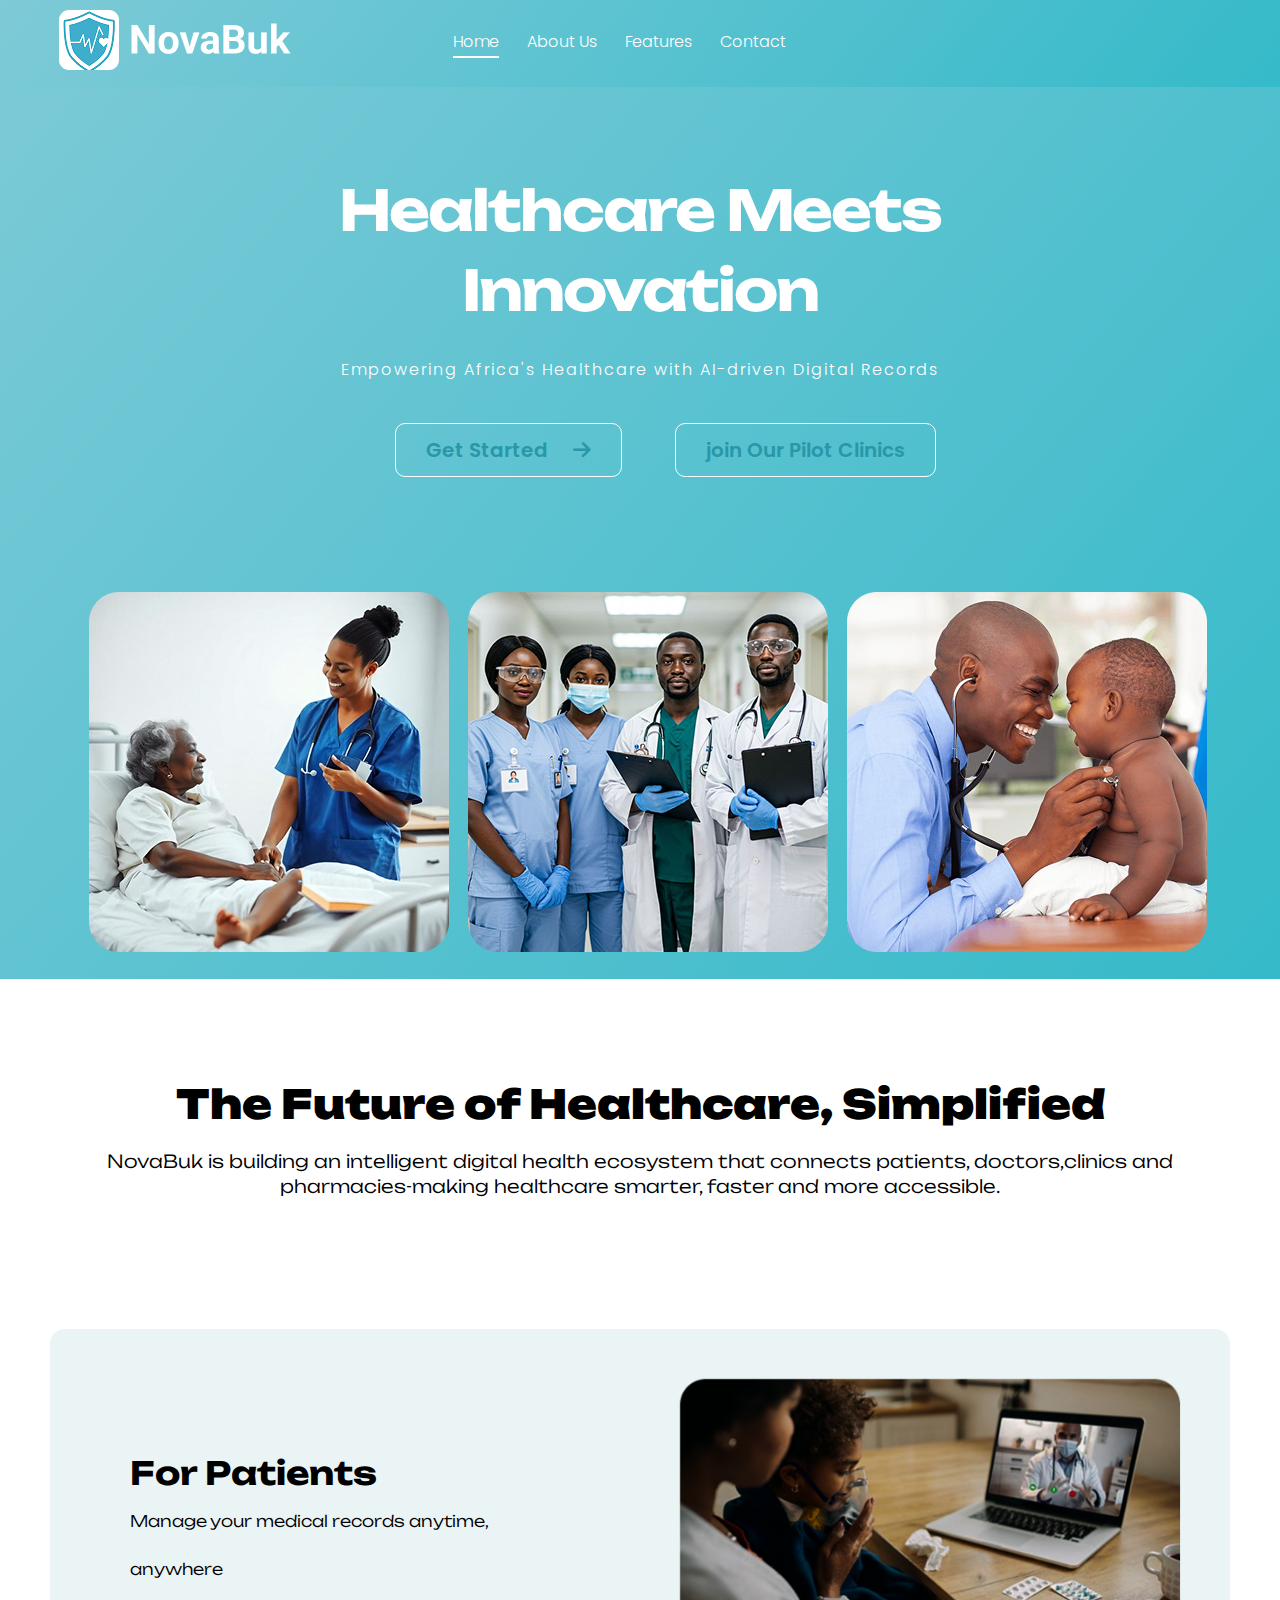
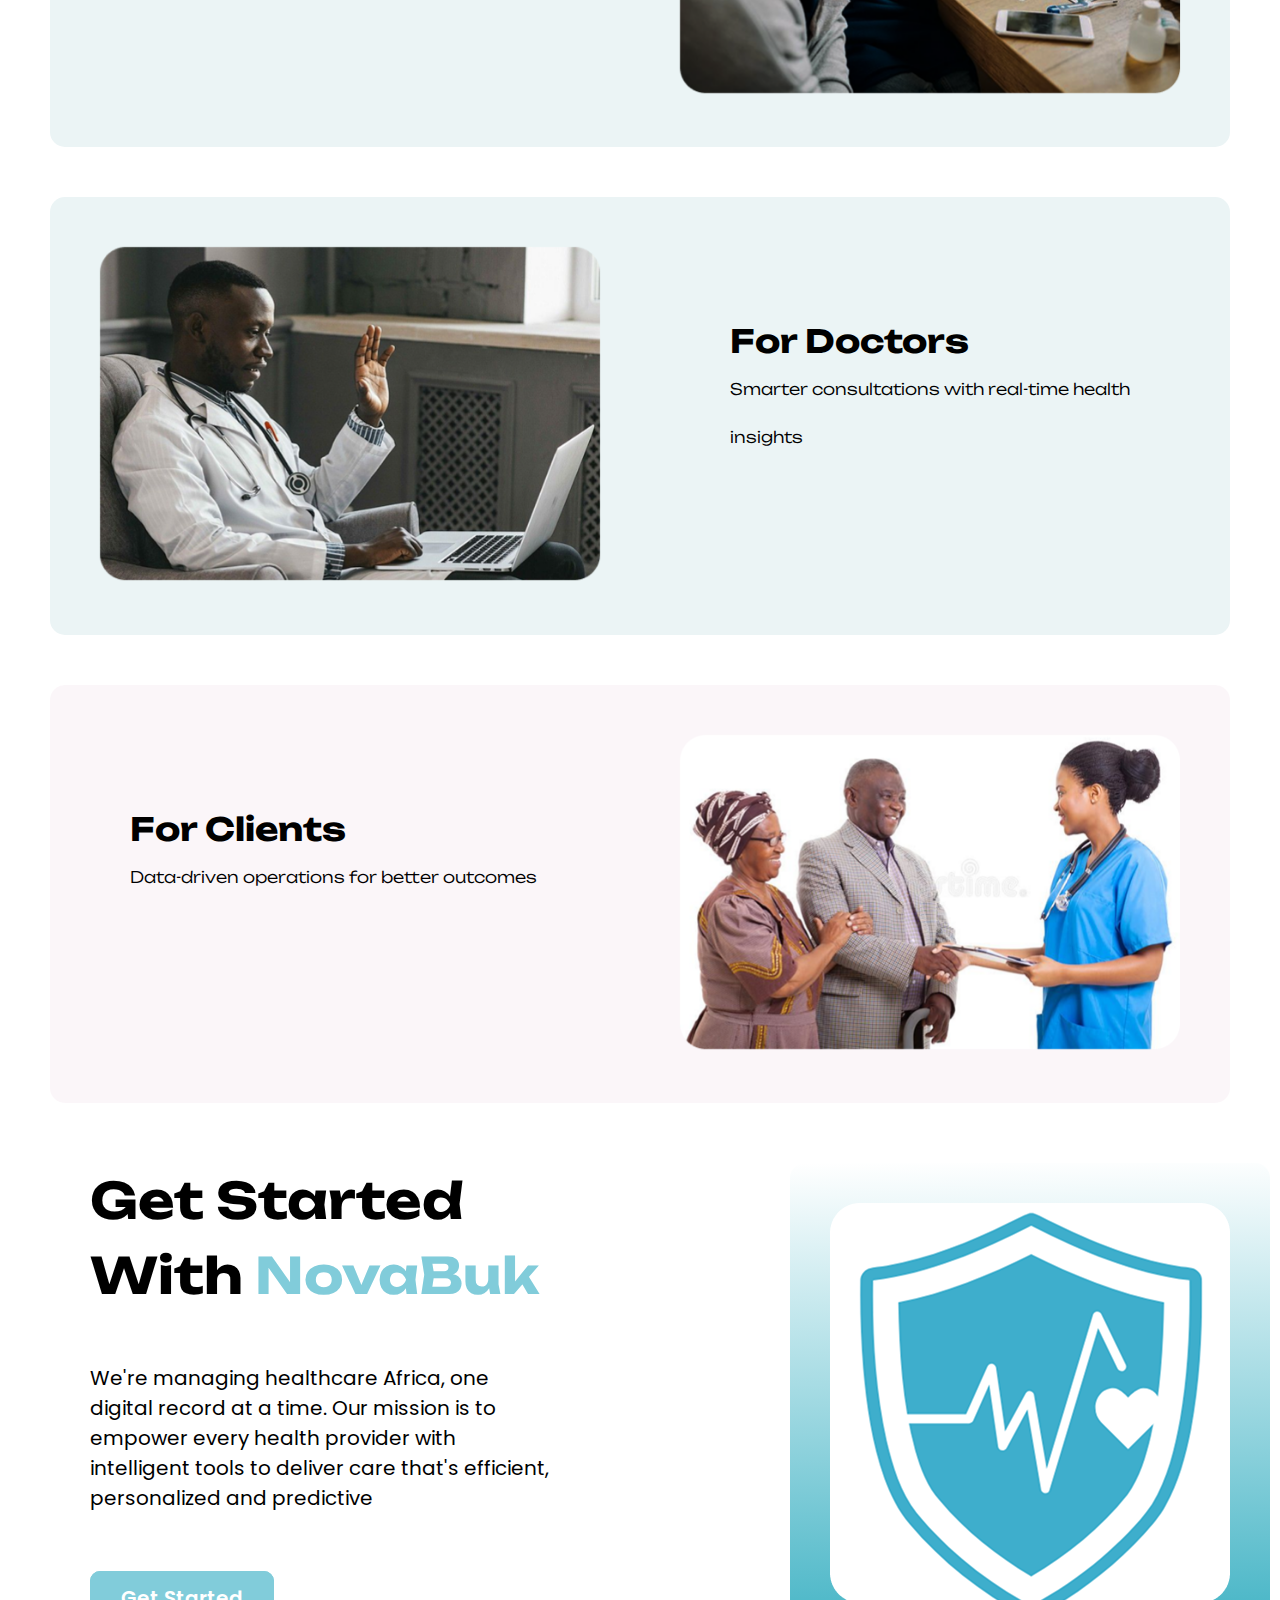
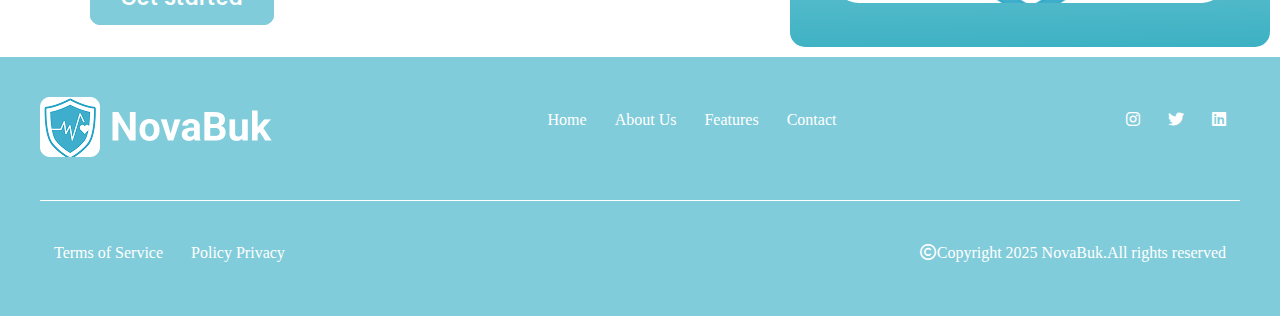
<file: index.html>
<!DOCTYPE html>
<html lang="en">
<head>
    <meta charset="UTF-8">
    <meta name="viewport" content="width=device-width, initial-scale=1.0">
    <link rel="icon" sizes="180x180" href="./images/image 19.png">
    
    <title>NovaBuk | AI-Driven Digital Healthcare Records in Africa</title>
    <meta name="description" content="NovaBuk is an intelligent digital health ecosystem connecting patients, doctors, and clinics across Africa with AI-driven digital medical records.">
    <meta name="keywords" content="Healthcare Africa, Digital Health Records, AI Healthcare, NovaBuk, Medical Records App, African Health Tech">
    <meta name="author" content="NovaBuk">
    <meta name="robots" content="index, follow">

    <meta property="og:type" content="website">
    <meta property="og:url" content="https://www.novabuk.com/">
    <meta property="og:title" content="NovaBuk - Healthcare Meets Innovation">
    <meta property="og:description" content="Empowering Africa's Healthcare with AI-driven Digital Records. Join our pilot clinics today.">
    <meta property="og:image" content="https://www.novabuk.com/images/og-preview.png"> <meta property="twitter:card" content="summary_large_image">
    <meta property="twitter:title" content="NovaBuk - Healthcare Meets Innovation">
    <meta property="twitter:description" content="Empowering Africa's Healthcare with AI-driven Digital Records.">

    <link rel="stylesheet" href="./styles.css">
    <link rel="stylesheet" href="https://cdnjs.cloudflare.com/ajax/libs/font-awesome/6.0.0/css/all.min.css">
    <link rel="preconnect" href="https://fonts.googleapis.com">
    <link rel="preconnect" href="https://fonts.gstatic.com" crossorigin>
    <link href="https://fonts.googleapis.com/css2?family=Poppins:wght@300;400;600;700&family=Unbounded:wght@200..900&display=swap" rel="stylesheet">

    <script type="application/ld+json">
{
  "@context": "https://schema.org",
  "@type": "Organization",
  "name": "NovaBuk",
  "url": "https://www.novabuk.com",
  "logo": "https://www.novabuk.com/images/logo.png",
  "description": "AI-driven digital health ecosystem for Africa.",
  "sameAs": [
    "https://x.com/NovaBukApp",
    "https://www.linkedin.com/company/novabuk/",
    "https://www.instagram.com/novabukofficial"
  ]
}
</script>
</head>
<body>
    <div class="container">
        <!-- Header Section  -->
        <div class="header">
            <div class="navbar">
                <div class="logo"><img src="./images/logo.png" alt="" /></div>

                <button id="navToggle" class="nav-toggle" aria-label="Toggle navigation">
                    <i class="fas fa-bars"></i>
                </button>

                <div class="nav-menu" id="navMenu">
                    <ul>
                        <li><a href="./index.html" class="active">Home</a></li>
                        <li><a href="./about.html">About Us</a></li>
                        <li><a href="./services.html">Features</a></li>
                        <li><a href="./contact.html">Contact</a></li>
                    </ul>
                </div>
            </div>
            <div class="hero">
                <div class="hero-content">
                    <h1>Healthcare Meets <br> Innovation</h1>
                    <p>Empowering Africa's Healthcare with AI-driven Digital Records</p>
                </div>
                <div class="button">
                    <a href="./services.html" class="btn-primary">Get Started &nbsp; &nbsp; <span><i class="fa-solid fa-arrow-right"></i></span></a>
                    <a href="#" class="btn-secondary">join Our Pilot Clinics</a>
                </div>
            </div>
            <div class="header-img slider">
                <div class="slides">
                    <img src="./images/banner1.png" alt="">
                    <img src="./images/banner2.png" alt="">
                    <img src="./images/banner3.png" alt="">
                </div>
            </div>
        </div>
        <!-- main section -->
        <div class="main">
            <div class="middle">
                <h2>The Future of Healthcare, Simplified</h2>
                <p>NovaBuk is building an intelligent digital health ecosystem that connects patients, doctors,clinics and pharmacies-making healthcare smarter, faster and more accessible.</p>
            </div>
            <div class="main-img">
                <div class="main-head">
                    <h1>For Patients</h1>
                    <p>Manage your medical records anytime, anywhere</p>
                </div>
                <div class="main-image">
                    <img src="./images/mainframe1.png" alt="">
                </div>
            </div>
            <div class="main-img">
                <div class="main-image">
                    <img src="./images/mainframe2.png" alt="">
                </div>
                <div class="main-head">
                    <h1>For Doctors</h1>
                    <p>Smarter consultations with real-time health insights</p>
                </div>
            </div>
            <div class="main-img" id="main-img">
                <div class="main-head">
                    <h1>For Clients</h1>
                    <p>Data-driven operations for better outcomes</p>
                </div>
                <div class="main-image">
                    <img src="./images/mainframe3.png" alt="">
                </div>
            </div>
            <div class="main-image-last">
                <div class="main-head">
                    <div class="main-blur">
                        <h3>Get Started With <span style="color: #81ccda;font-style: normal;">NovaBuk</span></h3>
                    <p>We're managing healthcare Africa, one digital record at a time. Our mission is to empower every health provider with intelligent tools to deliver care that's efficient, personalized and predictive</p>
                    <div class="anchor"><a href="" class="main-anchor">Get Started</a></div>
                    </div>
                </div>
                
                <div class="main-image">
                    <img src="./images/image 19.png" alt="">
                </div>
            </div>
        </div>
        <footer>
            <div class="navbar">
                <div class="logo"><img src="./images/logo.png" alt="" /></div>
                <div class="foot-menu">
                    <ul>
                        <li><a href="./index.html" target="_blank">Home</a></li>
                        <li><a href="./about.html">About Us</a></li>
                        <li><a href="./services.html">Features</a></li>
                        <li><a href="./contact.html">Contact</a></li>
                    </ul>
                </div>
                <div class="foot-menu" id="foot-menu">
                    <ul>
                        <li><a href="https://www.instagram.com/novabukofficial?utm_source=qr&igsh=M2ZzM2ozeWQwN3hu" target="_blank"><i class="fa-brands fa-instagram"></i></a></li>
                        <li><a href="https://x.com/NovaBukApp?t=r1xoJKvpfA1QSnGpHVdk_Q&s=o8" target="_blank"><i class="fa-brands fa-twitter"></i></a></li>
                        <li><a href="https://www.linkedin.com/company/novabuk/" target="_blank"><i class="fa-brands fa-linkedin"></i></a></li>
                    </ul>
                </div>
            </div>
            <div class="line"></div>
            <div class="navfoot">
                <div class="foot-menu" id="foot-menu-two">
                    <ul style="display: flex;">
                        <li><a href="./text.txt">Terms of Service</a></li>
                        <li><a href="">Policy Privacy</a></li>
                    </ul>
                </div>
                <div class="foot-menu">
                    <ul style="display: flex;">
                        <li><a href=""><i class="fa-regular fa-copyright"></i>Copyright 2025 NovaBuk.All rights reserved</a></li>
                    </ul>
                </div>
            </div>
        </footer>
    </div>

    <script src="./script.js"></script>
</body>
</html>
</file>
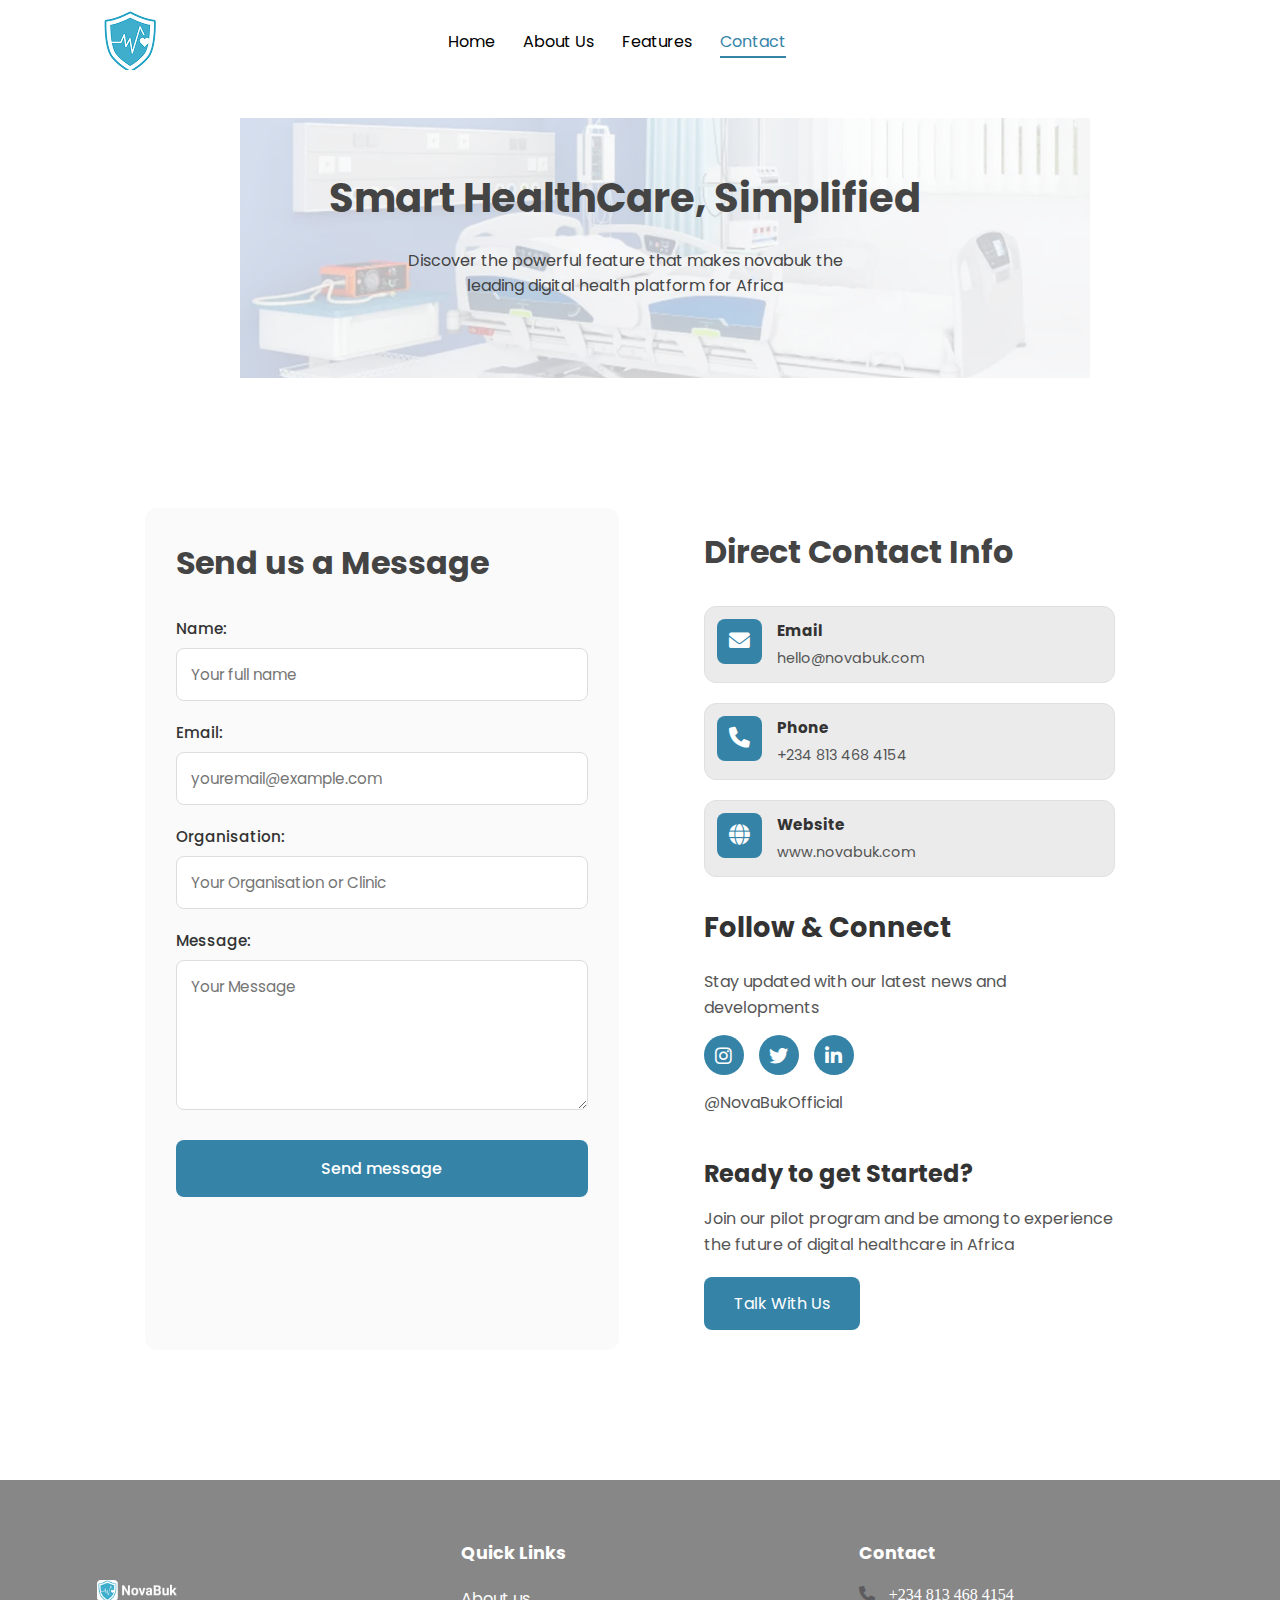
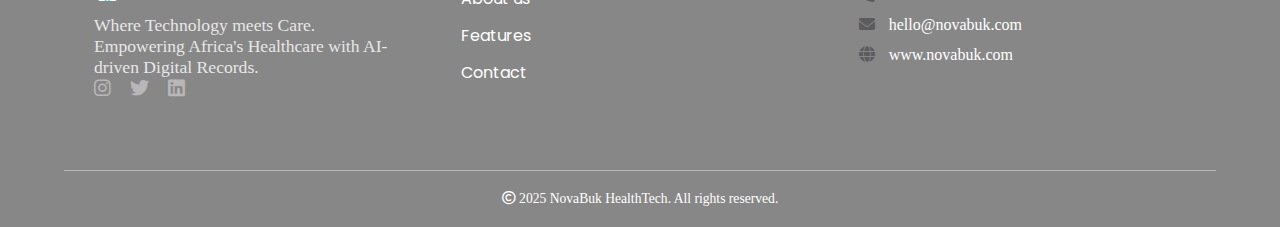
<file: contact.html>
<!DOCTYPE html>
<html lang="en">
<head>
    <meta charset="UTF-8">
    <meta name="viewport" content="width=device-width, initial-scale=1.0">
    <link rel="icon" sizes="180x180" href="./images/logo.png">
    <title>Contact NovaBuk | Join Our Pilot Clinics</title>
    <meta name="description" content="Have questions? Get in touch with the NovaBuk team. Sign up for our pilot clinic program or learn how to manage your medical records today.">
    <meta name="keywords" content="contact NovaBuk, healthcare partnership, join pilot clinic, medical tech support Africa">
    <meta name="robots" content="contact, follow">
    Sitemap: https://www.novabuk.com/sitemap.xml

    <meta property="og:type" content="website">
    <meta property="og:url" content="https://www.novabuk.com/">
    <meta property="og:title" content="NovaBuk - Healthcare Meets Innovation">
    <meta property="og:description" content="Empowering Africa's Healthcare with AI-driven Digital Records. Join our pilot clinics today.">
    <meta property="og:image" content="https://www.novabuk.com/images/og-preview.png"> <meta property="twitter:card" content="summary_large_image">
    <meta property="twitter:title" content="NovaBuk - Healthcare Meets Innovation">
    <meta property="twitter:description" content="Empowering Africa's Healthcare with AI-driven Digital Records.">

    <link rel="stylesheet" href="./styles-about.css">
    <link rel="stylesheet" href="https://cdnjs.cloudflare.com/ajax/libs/font-awesome/6.0.0/css/all.min.css">
    <link rel="preconnect" href="https://fonts.googleapis.com">
    <link rel="preconnect" href="https://fonts.gstatic.com" crossorigin>
    <link href="https://fonts.googleapis.com/css2?family=Poppins:wght@300;400;600;700&family=Unbounded:wght@200..900&display=swap" rel="stylesheet">

    <script type="application/ld+json">
{
  "@context": "https://schema.org",
  "@type": "Organization",
  "name": "NovaBuk",
  "url": "https://www.novabuk.com",
  "logo": "https://www.novabuk.com/images/logo.png",
  "description": "AI-driven digital health ecosystem for Africa.",
  "sameAs": [
    "https://x.com/NovaBukApp",
    "https://www.linkedin.com/company/novabuk/",
    "https://www.instagram.com/novabukofficial"
  ]
}
</script>
</head>
<body>
    <div class="container">
        <header class="header">
            <div class="navbar" id="navbar">
                <div class="logo"><img src="./images/logo.png" alt="" /></div>
                <button id="navToggle" class="nav-toggle" aria-label="Toggle navigation"><i class="fas fa-bars"></i></button>
                <div class="nav-menu" id="navMenu">
                    <ul>
                        <li><a href="./index.html">Home</a></li>
                        <li><a href="./about.html">About Us</a></li>
                        <li><a href="./services.html">Features</a></li>
                        <li><a href="./contact.html" class="active">Contact</a></li>
                    </ul>
                </div>
            </div>
            <div class="banner">
                <h1>Smart HealthCare, Simplified</h1>
                <p>Discover the powerful feature that makes novabuk the leading digital health platform for Africa</p>
            </div>
        </header>
    </div>

    <main>
        <section class="about-section">
            <div class="about-form">
                <h2>Send us a Message</h2>
                <form class="contact-form">
                    <label for="name">Name:</label>
                    <input type="text" id="name" name="name" placeholder="Your full name" required>

                    <label for="email">Email:</label>
                    <input type="email" id="email" name="email" placeholder="youremail@example.com" required>

                    <label for="organisation">Organisation:</label>
                    <input type="text" id="organisation" name="organisation" placeholder="Your Organisation or Clinic" required>

                    <label for="message">Message:</label>
                    <textarea id="message" name="message" rows="5" placeholder="Your Message" required></textarea>
                    <div id="textshow"></div>

                    <button type="submit">Send message</button>
                </form>
            </div>
            <div class="about-contact">
                <h2>Direct Contact Info</h2>
                <div class="about-social">
                    <div class="social-container">
                        <i class="fas fa-envelope"></i>
                        <div class="social-info">
                            <h5>Email</h5>
                            <p>hello@novabuk.com</p>
                        </div>
                    </div>
                    <div class="social-container">
                        <i class="fas fa-phone"></i>
                        <div class="social-info">
                            <h5>Phone</h5>
                            <p>+234 813 468 4154</p>
                        </div>
                    </div>
                    <div class="social-container">
                        <i class="fas fa-globe"></i>
                        <div class="social-info">
                            <h5>Website</h5>
                            <p>www.novabuk.com</p>
                        </div>
                    </div>
                </div>
                <h4>Follow & Connect</h4>
                <div class="info-icon">
                    <p>Stay updated with our latest news and developments</p>
                    <div class="icon-about">
                        <a href="https://www.instagram.com/novabukofficial?utm_source=qr&igsh=M2ZzM2ozeWQwN3hu" target="_blank"><i class="fab fa-instagram"></i></a>
                        <a href="https://x.com/NovaBukApp?t=r1xoJKvpfA1QSnGpHVdk_Q&s=o8" target="_blank"><i class="fab fa-twitter"></i></a>  
                        <a href="https://www.linkedin.com/company/novabuk/" target="_blank"><i class="fab fa-linkedin-in"></i></a>
                    </div>
                    <p>@NovaBukOfficial</p>
                </div>
                <h3>Ready to get Started?</h3>
                <p>Join our pilot program and be among to experience the future of digital healthcare in Africa</p>

                <div class="talk-session">
                    <a href="">Talk With Us</a>
                </div>
            </div>
        </section>
    </main>
    <footer class="main-footer">
            <div class="footer-content">
                <div class="footer-brand">
                    <div class="logo-foot">
                        <img src="./images/logo.png" alt="Logo" />
                    </div>
                    <p>Where Technology meets Care. Empowering Africa's Healthcare with AI-driven Digital Records.</p>
                    <div class="social-links">
                        <a href="https://www.instagram.com/novabukofficial?utm_source=qr&igsh=M2ZzM2ozeWQwN3hu" target="_blank"><i class="fa-brands fa-instagram"></i></a>
                        <a href="https://x.com/NovaBukApp?t=r1xoJKvpfA1QSnGpHVdk_Q&s=o8" target="_blank"><i class="fa-brands fa-twitter"></i></a>
                        <a href="https://www.linkedin.com/company/novabuk/" target="_blank"><i class="fa-brands fa-linkedin"></i></a>
                    </div>
                </div>

                <div class="footer-col">
                    <h4>Quick Links</h4>
                    <ul>
                        <li><a href="./about.html">About us</a></li>
                        <li><a href="./services.html">Features</a></li>
                        <li><a href="./contact.html">Contact</a></li>
                    </ul>
                </div>

                <div class="footer-col">
                    <h4>Contact</h4>
                    <ul class="contact-list">
                        <li><i class="fa-solid fa-phone"></i> +234 813 468 4154</li>
                        <li><i class="fa-solid fa-envelope"></i> hello@novabuk.com</li>
                        <li><i class="fa-solid fa-globe"></i> www.novabuk.com</li>
                    </ul>
                </div>
            </div>
            
            <div class="footer-bottom">
                <div class="line"></div>
                <p><i class="fa-regular fa-copyright"></i> 2025 NovaBuk HealthTech. All rights reserved.</p>
            </div>
    </footer>

    <script src="./script.js"></script>
</body>
</file>
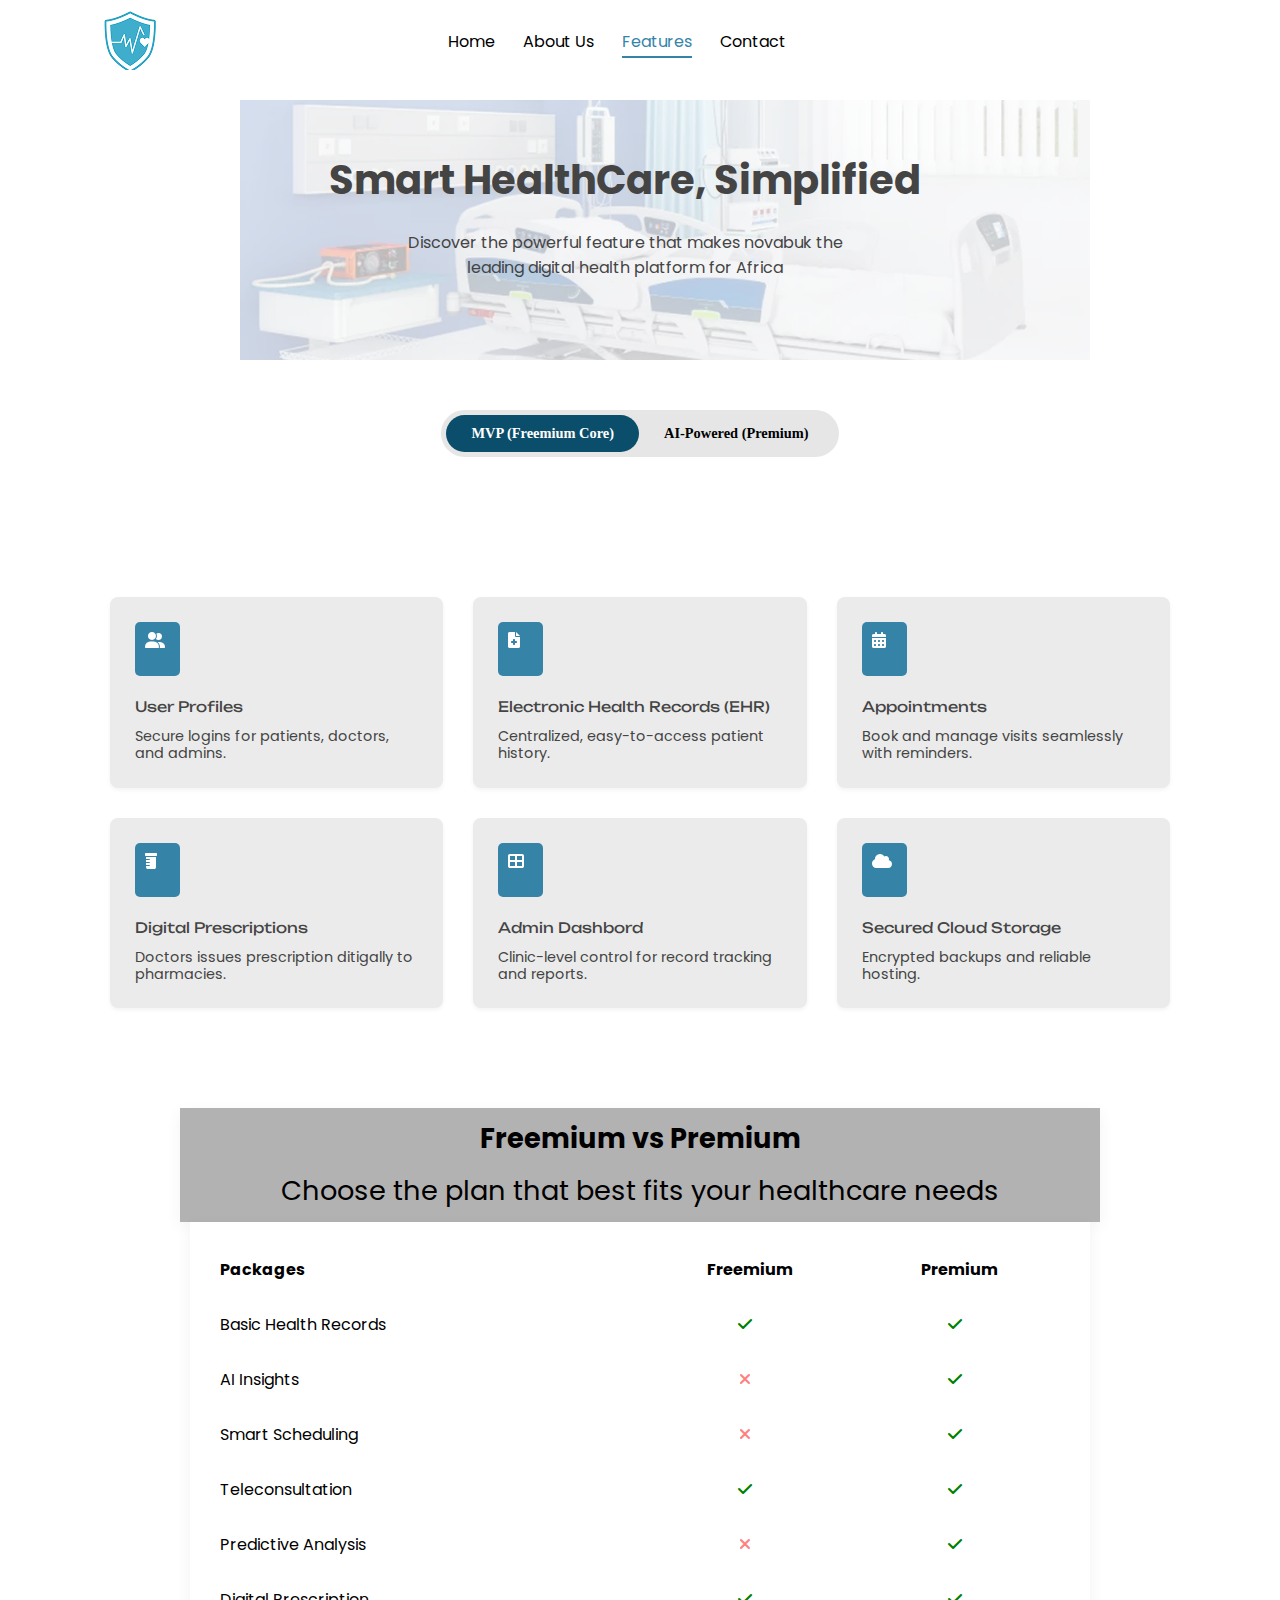
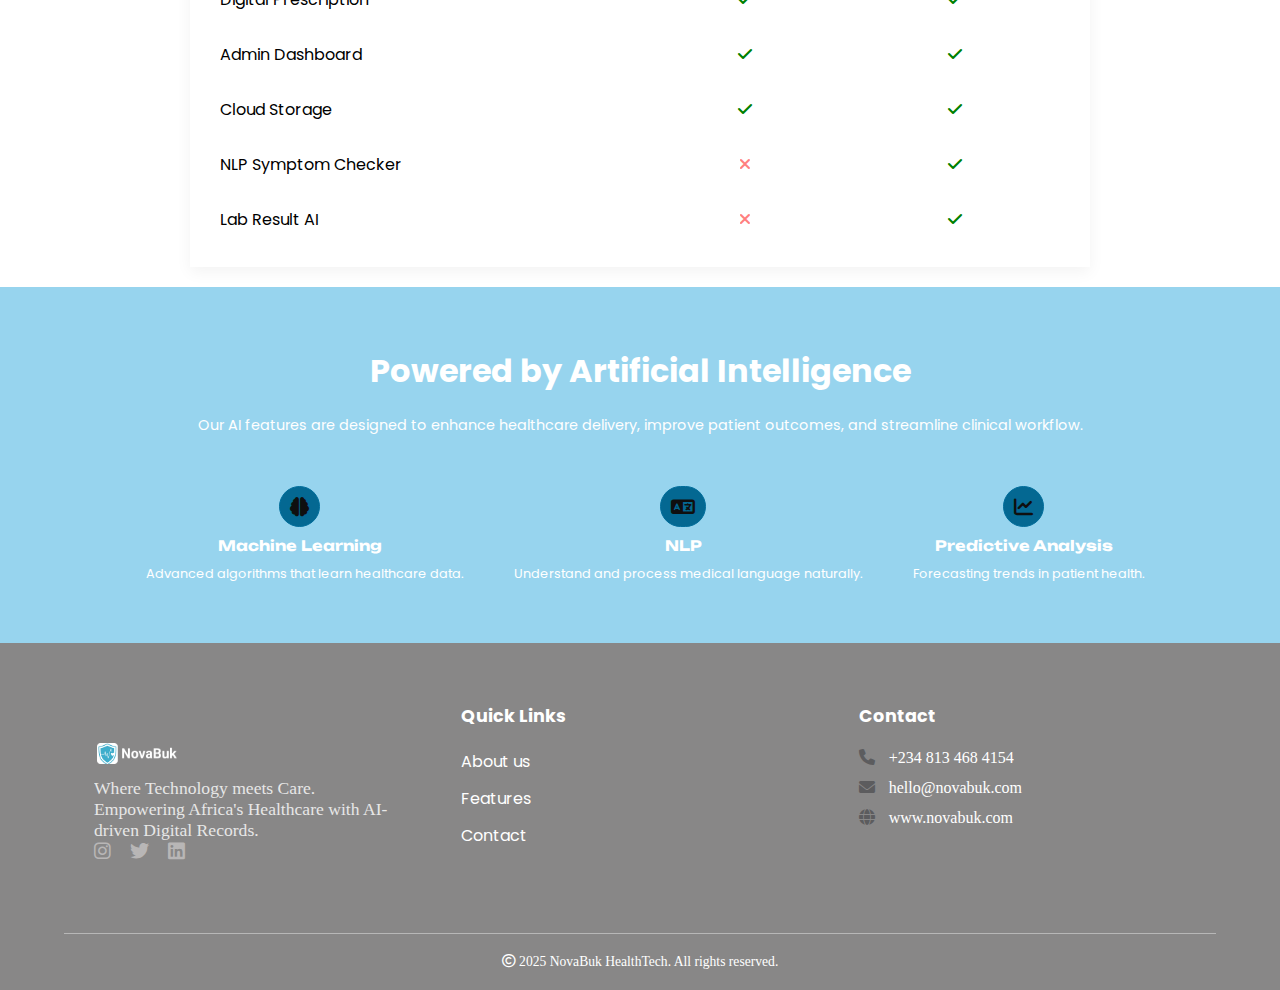
<file: services.html>
<!DOCTYPE html>
<html lang="en">
<head>
    <meta charset="UTF-8">
    <meta name="viewport" content="width=device-width, initial-scale=1.0">
    <link rel="icon" sizes="180x180" href="./images/image 19.png">
    <title>Our Features | AI-Driven Health Solutions by NovaBuk</title>
    <meta name="description" content="Explore NovaBuk features: Digital records for patients, real-time insights for doctors, and data-driven operations for clinics. Smarter healthcare starts here.">
    <meta name="keywords" content="patient portal, doctor insights, clinic management software, AI health records, digital medical files">
    <meta name="robots" content="services, follow">

    <meta property="og:type" content="website">
    <meta property="og:url" content="https://www.novabuk.com/">
    <meta property="og:title" content="NovaBuk - Healthcare Meets Innovation">
    <meta property="og:description" content="Empowering Africa's Healthcare with AI-driven Digital Records. Join our pilot clinics today.">
    <meta property="og:image" content="https://www.novabuk.com/images/og-preview.png"> <meta property="twitter:card" content="summary_large_image">
    <meta property="twitter:title" content="NovaBuk - Healthcare Meets Innovation">
    <meta property="twitter:description" content="Empowering Africa's Healthcare with AI-driven Digital Records.">

    <link rel="stylesheet" href="./styles-about.css">
    <link rel="stylesheet" href="https://cdnjs.cloudflare.com/ajax/libs/font-awesome/6.0.0/css/all.min.css">
    <link rel="preconnect" href="https://fonts.googleapis.com">
    <link rel="preconnect" href="https://fonts.gstatic.com" crossorigin>
    <link href="https://fonts.googleapis.com/css2?family=Poppins:wght@300;400;600;700&family=Unbounded:wght@200..900&display=swap" rel="stylesheet">

    <script type="application/ld+json">
{
  "@context": "https://schema.org",
  "@type": "Organization",
  "name": "NovaBuk",
  "url": "https://www.novabuk.com",
  "logo": "https://www.novabuk.com/images/logo.png",
  "description": "AI-driven digital health ecosystem for Africa.",
  "sameAs": [
    "https://x.com/NovaBukApp",
    "https://www.linkedin.com/company/novabuk/",
    "https://www.instagram.com/novabukofficial"
  ]
}
</script>
</head>
<body>
    <div class="container">
        <header class="header">
            <div class="navbar" id="navbar">
                <div class="logo"><img src="./images/logo.png" alt="" /></div>
                <button id="navToggle" class="nav-toggle" aria-label="Toggle navigation">
                    <i class="fas fa-bars"></i>
                </button>
                <div class="nav-menu" id="navMenu">
                    <ul>
                        <li><a href="./index.html">Home</a></li>
                        <li><a href="./about.html">About Us</a></li>
                        <li><a href="./services.html" class="active">Features</a></li>
                        <li><a href="./contact.html">Contact</a></li>
                    </ul>
                </div>
            </div>
            <div class="banner">
                <h1>Smart HealthCare, Simplified</h1>
                <p>Discover the powerful feature that makes novabuk the leading digital health platform for Africa</p>
            </div>
        </header>
        <main>
            <div class="toggle-container">
                <div id="mvp-toggle" class="toggle-button active"><h4>MVP (Freemium Core)</h4></div>
                <div id="ai-toggle"  class="toggle-button"><h4>AI-Powered (Premium)</h4></div>
            </div>
            <div id="mvp-content" class="content-panel active-content">
                <div class="feature-grid">
                    <div class="feature-card">
                        <div class="icon-box"><i class="fas fa-user-friends"></i></div>
                        <h4>User Profiles</h4>
                        <p>Secure logins for patients, doctors, and admins.</p>
                    </div>
                    
                    <div class="feature-card">
                        <div class="icon-box"><i class="fas fa-file-medical"></i></div>
                        <h4>Electronic Health Records (EHR)</h4>
                        <p>Centralized, easy-to-access patient history.</p>
                    </div>
                    
                    <div class="feature-card">
                        <div class="icon-box"><i class="fas fa-calendar-alt"></i></div>
                        <h4>Appointments</h4>
                        <p>Book and manage visits seamlessly with reminders.</p>
                    </div>
                    
                    <div class="feature-card">
                        <div class="icon-box"><i class="fas fa-prescription-bottle"></i></div>
                        <h4>Digital Prescriptions</h4>
                        <p>Doctors issues prescription ditigally to pharmacies.</p>
                    </div>
                    
                    <div class="feature-card">
                        <div class="icon-box"><i class="fas fa-th-large"></i></div>
                        <h4>Admin Dashbord</h4>
                        <p>Clinic-level control for record tracking and reports.</p>
                    </div>
                    
                    <div class="feature-card">
                        <div class="icon-box"><i class="fas fa-cloud"></i></div>
                        <h4>Secured Cloud Storage</h4>
                        <p>Encrypted backups and reliable hosting.</p>
                    </div>
                </div>    
            </div>

            <div id="ai-content" class="content-panel">
                <div class="feature-grid">
                    <div class="feature-card">
                        <div class="icon-box"><i class="fas fa-clock"></i></div>
                        <h4>Smart Appointment Suggestions(ANN)</h4>
                        <p>Optimize schedules and reduce patient wait times.</p>
                    </div>
                    
                    <div class="feature-card">
                        <div class="icon-box"><i class="fas fa-shield-alt"></i></div>
                        <h4>prescription Safety Check(ANN)</h4>
                        <p>Detects dosages conflicts automatically.</p>
                    </div>
                    
                    <div class="feature-card">
                        <div class="icon-box"><i class="fas fa-calendar-alt"></i></div>
                        <h4>EHR Insights</h4>
                        <p>Spot trends and critical patterns in patient history.</p>
                    </div>
                    
                    <div class="feature-card">
                        <div class="icon-box"><i class="fa-solid fa-brain"></i></div>
                        <h4>NLP-Powered symptom Checker</h4>
                        <p>chat or type symptomto get AI suggestions.</p>
                    </div>
                    
                    <div class="feature-card">
                        <div class="icon-box"><i class="fas fa-comment-dots"></i></div>
                        <h4>Lab Result Interpratation</h4>
                        <p>AI translates complex lab reports into simple insights.</p>
                    </div>
                    
                    <div class="feature-card">
                        <div class="icon-box"><i class="fas fa-flask"></i></div>
                        <h4>Medication Adherence Predication</h4>
                        <p>Predict and remind patients to saty on track.</p>
                    </div>
                </div>    
            </div>

            <!-- Freenium vs Premium Comparison-->

            <section class="modal-box">
                <div class="modal-header">
                    <h3>Freemium vs Premium</h3>
                    <p>Choose the plan that best fits your healthcare needs</p>
                </div>
                <div class="comparison-table">
                    <div class="comp-row header">
                        <div class="col-feature">Packages</div>
                        <div class="col-status">Freemium</div>
                        <div class="col-status">Premium</div>
                    </div>

                    <div class="comp-row">
                        <div class="col-feature">Basic Health Records</div>
                        <div class="col-status"><i class="fa-solid fa-check check"></i></div>
                        <div class="col-status"><i class="fa-solid fa-check check"></i></div>
                    </div>

                    <div class="comp-row">
                        <div class="col-feature">AI Insights</div>
                        <div class="col-status"><i class="fa-solid fa-xmark xmark"></i></div>
                        <div class="col-status"><i class="fa-solid fa-check check"></i></div>
                    </div>

                    <div class="comp-row">
                        <div class="col-feature">Smart Scheduling</div>
                        <div class="col-status"><i class="fa-solid fa-xmark xmark"></i></div>
                        <div class="col-status"><i class="fa-solid fa-check check"></i></div>
                    </div>

                    <div class="comp-row">
                        <div class="col-feature">Teleconsultation</div>
                        <div class="col-status"><i class="fa-solid fa-check check"></i></div>
                        <div class="col-status"><i class="fa-solid fa-check check"></i></div>
                    </div>
                    
                    <div class="comp-row">
                        <div class="col-feature">Predictive Analysis</div>
                        <div class="col-status"><i class="fa-solid fa-xmark xmark"></i></div>
                        <div class="col-status"><i class="fa-solid fa-check check"></i></div>
                    </div>
                    <div class="comp-row">
                        <div class="col-feature">Digital Prescription</div>
                        <div class="col-status"><i class="fa-solid fa-check check"></i></div>
                        <div class="col-status"><i class="fa-solid fa-check check"></i></div>
                    </div>
                    <div class="comp-row">
                        <div class="col-feature">Admin Dashboard</div>
                        <div class="col-status"><i class="fa-solid fa-check check"></i></div>
                        <div class="col-status"><i class="fa-solid fa-check check"></i></div>
                    </div>
                    <div class="comp-row">
                        <div class="col-feature">Cloud Storage</div>
                        <div class="col-status"><i class="fa-solid fa-check check"></i></div>
                        <div class="col-status"><i class="fa-solid fa-check check"></i></div>
                    </div>
                    <div class="comp-row">
                        <div class="col-feature">NLP Symptom Checker</div>
                        <div class="col-status"><i class="fa-solid fa-xmark xmark"></i></div>
                        <div class="col-status"><i class="fa-solid fa-check check"></i></div>
                    </div>
                    <div class="comp-row">
                        <div class="col-feature">Lab Result AI</div>
                        <div class="col-status"><i class="fa-solid fa-xmark xmark"></i></div>
                        <div class="col-status"><i class="fa-solid fa-check check"></i></div>
                    </div>
                </div>
            </section>

            <div class="foot-banner">
                <div class="foot-banner-text">
                    <h5>Powered by Artificial Intelligence</h5>
                    <p>Our AI features are designed to enhance healthcare delivery, improve patient outcomes, and streamline clinical workflow.</p>
                </div>
                <div class="foot-banner-iconText">
                    <div class="icon-text">
                        <i class="fas fa-brain"></i>
                        <h4>Machine Learning</h4>
                        <p>Advanced algorithms that learn healthcare data.</p>
                    </div>
                    <div class="icon-text">
                        <i class="fas fa-language"></i>
                        <h4>NLP</h4>
                        <p>Understand and process medical language naturally.</p>
                    </div>
                    <div class="icon-text">
                        <i class="fas fa-chart-line"></i>
                        <h4>Predictive Analysis</h4>
                        <p>Forecasting trends in patient health.</p>
                    </div>
                </div>
            </div>
        </main>
       <footer class="main-footer">
            <div class="footer-content">
                <div class="footer-brand">
                    <div class="logo-foot">
                        <img src="./images/logo.png" alt="Logo" />
                    </div>
                    <p>Where Technology meets Care. Empowering Africa's Healthcare with AI-driven Digital Records.</p>
                    <div class="social-links">
                        <a href="https://www.instagram.com/novabukofficial?utm_source=qr&igsh=M2ZzM2ozeWQwN3hu" target="_blank"><i class="fa-brands fa-instagram"></i></a>
                        <a href="https://x.com/NovaBukApp?t=r1xoJKvpfA1QSnGpHVdk_Q&s=o8" target="_blank"><i class="fa-brands fa-twitter"></i></a>
                        <a href="https://www.linkedin.com/company/novabuk/" target="_blank"><i class="fa-brands fa-linkedin"></i></a>
                    </div>
                </div>

                <div class="footer-col" id="col-foot">
                    <h4>Quick Links</h4>
                    <ul>
                        <li><a href="./about.html">About us</a></li>
                        <li><a href="./services.html">Features</a></li>
                        <li><a href="./contact.html">Contact</a></li>
                    </ul>
                </div>

                <div class="footer-col">
                    <h4>Contact</h4>
                    <ul class="contact-list">
                        <li><i class="fa-solid fa-phone"></i> +234 813 468 4154</li>
                        <li><i class="fa-solid fa-envelope"></i> hello@novabuk.com</li>
                        <li><i class="fa-solid fa-globe"></i> www.novabuk.com</li>
                    </ul>
                </div>
            </div>
            
            <div class="footer-bottom">
                <div class="line"></div>
                <p><i class="fa-regular fa-copyright"></i> 2025 NovaBuk HealthTech. All rights reserved.</p>
            </div>
        </footer>
    </div>


    <script src="./script.js"></script>
</body>
</html>
</file>
<file: styles.css>
*{
    margin: 0;
    padding: 0;
    box-sizing: border-box;
}
html{
    overflow-x: hidden;
}
/* Transition variables and animations */
:root{
    --trans-fast: 0.16s;
    --trans: 0.28s;
    --trans-slow: 0.45s;
    --ease-default: cubic-bezier(.2,.9,.3,1);
}


@media (prefers-reduced-motion: reduce){
    :root{ --trans-fast: 0s; --trans: 0s; --trans-slow: 0s }
    *{ transition: none !important; animation-duration: 0s !important }
}

/* Page load gentle fade for major sections */
@keyframes nb-fade-in { from { opacity: 0; transform: translateY(6px) } to { opacity: 1; transform: translateY(0) } }
.container > header, .container > main, .container > footer {
    animation: nb-fade-in 0.45s var(--ease-default) both;
}

/* Default subtle transitions applied to common interactive elements */
header, .navbar, .hero, .banner, .main, footer,
.feature-card, .nav-menu ul li a, .btn-primary, .btn-secondary,
.icon-box, .icon-text i, img {
transition: transform var(--trans) var(--ease-default),
    box-shadow var(--trans) var(--ease-default),
    opacity var(--trans) var(--ease-default),
    filter var(--trans) var(--ease-default);
}
a i:hover{ color: #2a6a8f;transform: translateY(-4px) scale(1.1);box-shadow: 0 6px 15px rgba(53, 132, 168, 0.3);}


/* Images: gentle lift on hover on non-touch devices */
.header-img img, .header-img-about img, .main-img img, .main-image img {
    will-change: transform, filter;
}
@media (hover: hover) and (pointer: fine) {
    .header-img img:hover, .header-img-about img:hover, .main-img img:hover, .main-image img:hover {
        transform: translateY(-6px) scale(1.02);
        filter: saturate(1.05) contrast(1.02);
    }
    .feature-card:hover { transform: translateY(-10px) }
}

.btn-primary:hover, .btn-secondary:hover, .talk-session a:hover, .contact-form button:hover {
    transform: translateY(-3px);
    box-shadow: 0 8px 18px rgba(0,0,0,0.08);
}


.nav-menu ul li a{
    color: black;
    display: flex;
    margin: 14px;
    text-decoration: none;
    transition: color 0.3s ease, transform 0.3s ease;
}

/* Nav toggle (hamburger) and responsive nav behavior */
.nav-toggle, .hamburger{
    display: none;
    background: transparent;
    border: none;
    font-size: 1.25rem;
    cursor: pointer;
    color: #3584a8;
}

/* Hover underline */
.nav-menu ul li a:hover::after {
    content: "";
    position: absolute;
    left: 0;
    bottom: 0;
    width: 100%;
    height: 2px;
    /* background-color: rgb(66, 66, 206); */
}

/* Active underline */
.nav-menu ul li a.active {
    border-bottom: 2px solid #fff;
    padding-bottom: 2px;
}

.header {
    background: linear-gradient(
    130deg,
    #7ecad7,
    #35bac9
    );


    font-family: "Poppins", sans-serif;
    font-weight: 300;
    font-style: normal;
    min-height: 100vh;
}
.header .logo{
    margin-left: -41px;
}
.header .navbar{
    display: flex;
    justify-content: space-between;
    align-items: center;
    padding:10px 100px;
    position: fixed; 
    top: 0;
    width: 100%; /* Important for fixed elements */
    z-index: 1000;
    background: linear-gradient(
    130deg,
    #7ecad7,
    #35bac9
    );
    
}
.nav-menu ul{
    display: flex;
    margin-right: 380px;
}
.nav-menu ul li{
    display: flex;
    list-style: none;
}
.nav-menu ul li a{
    color: #fff;
    display: flex;
    margin: 14px;
    text-decoration: none;
}
.hero{
    text-align: center;
    padding: 80px;
    color: #fff;
    line-height: 5rem;
    font-family: "Poppins", sans-serif;
    font-weight: 800;
    font-style: normal;
}
.hero h1{
    font-family: "Unbounded", sans-serif;
    margin-top: 90px;
    font-size: 56px;
    letter-spacing: -2px;
}
.hero p{
    font-family: "Poppins", sans-serif;
    font-style: normal;
    font-weight: 300;
    font-size: 16px;
    letter-spacing: 2px;
}
/* Hover effect */
.btn-primary:hover,
.btn-secondary:hover {
    background-color: #ebf4f5; 
    color: #fff;
}

/* Active class */
.btn-primary.active,
.btn-secondary.active {
    background-color: #ebebeb;
    color: #fff;
}

.hero .button a{
    text-decoration: none;
    border: 1px solid white;
    font-size: 20px;
    font-family: "Poppins", sans-serif;
    font-weight: 600;
    text-align: center;
    border-radius: 10px ;
    padding:12px 30px 12px 30px;
    margin-left: 50px;
    color: #2997a8;
}
.header-img{
    width: 100%;
    flex: 1 1 300px;
    display: flex;
    padding: 20px 0px;
    gap: 300px;
    justify-content: center;
    /* padding:1px 100px 90px 100px; */
}
.header-img img{
    width: auto;
    margin-left: 15px;
}

.main{
    align-items: center;
}
.main .middle{
    padding: 50px;
    text-align: center;
    padding: 80px 100px;
}
.main .middle h2{
    font-family: "Unbounded", sans-serif;
    font-optical-sizing: auto;
    font-size: 40px;
    padding: 20px 5px;
    font-weight: 900;
    font-style: normal;
}
.main .middle p{
    line-height: 25px;
    font-size: 18px;
    font-family: "unbounded", sans-serif;
    font-weight: 300;
    /* padding: 50px 100px; */
}
.main-img{
    background-color: #ebf4f5;
    text-align: left;
    margin: 50px 50px;
    border-radius: 15px;
    display: flex;
    justify-content: space-between;
}
.main-img .main-head{
  padding: 120px 90px 120px 80px;
  line-height: 3em;
  font-family: "Unbounded", sans-serif;
  font-optical-sizing: auto;
  font-weight: 300;
  font-style: normal;
}
.main-img img{
    width: 600px;
    padding: 50px;
}
.main-img img{
    width: 600px;
    padding: 50px;
}
#main-img{
  background : hsla(328, 40%, 76%, 0.1);
}
.main-image-last{
    display: flex;
    justify-content: space-between;
    text-align: left;
    padding: 10px;
    display: flex;
    justify-content: space-between;
}
.main-image-last .main-head{
    background : hsla(0, 20%, 99%, 0.1);
    padding:0 240px 0px 80px;
    margin-bottom: 20px;
    font-family: "Unbounded", sans-serif;
    font-optical-sizing: auto;
    display: block;
}
.main-image-last .main-head h3{
    line-height: 1.5em;
    font-size: 50px;
    padding-bottom: 50px;
}
.main-image-last .main-head p{
    margin-bottom: 70px;
    line-height: 1.5em;
    font-family: "Poppins", sans-serif;
    font-optical-sizing: auto;
    font-weight: 400;
    font-style: normal;
    font-size: 20px;
}
.main-image-last .main-image{
    border: 2px solid linear-gradient(
    15deg,
    #c3e7ec,
    #3B82F6
    );
    border-radius: 15px;
    /* width: 990px; */
    padding: 40px;
    background: linear-gradient(
    -1deg,
    #3CB1C3,
    #fff
    
);

}
.main-image-last img{
    width: 400px;
}
.main-image-last .main-head a{
    text-decoration: none;
    border: 1px solid #81ccda;
    background-color: #81ccda;
    color: white;
    font-size: 20px;
    font-family: "Poppins", sans-serif;
    font-weight: 600;
    text-align: center;
    border-radius: 10px ;
    padding:12px 30px 12px 30px;
}
footer{
    background-color: #81ccda;
    padding: 40px;
}
footer .navbar{
    display: flex;
    justify-content: space-between;
    padding-bottom: 30px;
}
.foot-menu ul li {
    list-style: none;
}
.foot-menu ul li a{
    color: #fff;
    display: flex;
    margin: 14px;
    text-decoration: none;
}
footer .navbar .foot-menu ul {
    display: flex;
    justify-content: space-between;
}
footer .line{
    border-top: 1px solid white;
    margin-top: 9px;
}
footer .navfoot{
    padding-top: 29px;
    display: flex;
    justify-content: space-between;
}
footer .navfoot .nav-menu ul {
    display: flex;
    justify-content: space-between;
}
/* Default desktop */
.hamburger {
    display: none;
    font-size: 28px;
    color: white;
    cursor: pointer;
}

/* Mobile mode */


@media (max-width: 768px) {
    .navbar img{
        width: 55%;
    }
    .header-content h1 {
        font-size: 28px;
    }
    .header-content p {
        font-size: 14px;
    }
    .header-content .btn {
        padding: 8px 16px;
        font-size: 14px;
    }
    main .middle{
        font-size: 1px;
    }
}    
@media (max-width: 1200px) {
    .nav-toggle, .hamburger{
        display: block;
    }
    .nav-menu{
        display: none;
        width: 100%;
        background: linear-gradient(
        130deg,
        #7ecad7,
        #35bac9
        );
        margin-top: 10px;
        border-radius: 8px;
        box-shadow: 0px 8px 20px rgba(0,0,0,0.26);
        padding: 12px 16px;
    }
    .nav-menu.open{
        display: block;
    }
    .nav-menu ul{
        flex-direction: column;
        align-items: flex-start;
        gap: 6px;
    }
    .nav-menu ul li a{
        display: block;
        padding: 8px 0;
        margin: 0;
        color: white;
    }


    .nav-menu ul li a:hover{
        color: #3584a8;
        transform: translateY(-3px);
    }

    /* Active link underline */
    .nav-menu ul li a.active {
        color: #3584a8;
        border-bottom: 2px solid #3584a8;
        padding-bottom: 2px;
    }
}

/* Mobile & Tablet */
@media (max-width: 1200px) {
    .header .navbar{
        padding: 15px 20px 15px 70px;
        flex-wrap: wrap;
    }
    .nav-menu ul{
        margin-right: 10px;
        width: 100%;
        flex-wrap: wrap;
    }
    .nav-menu ul li a{
        margin: 8px 10px;
        font-size: 0.9rem;
    }
}

/* ============================================
   RESPONSIVE NAVBAR
   ============================================ */
@media (max-width: 1100px) {
    /* .header .navbar {
        padding: 20px 40px 20px 60px;
    } */

    .nav-menu ul {
        margin-right: 0;
        gap: 20px;
    }
}


@media (max-width: 1200px) {
    .header-img {
        padding: 30px;
        display: flex;
        flex-direction: column;
        gap: 20px;
        align-items: center;
    }

    .header-img img {
        margin-left: 0;
        width: auto;
        max-width: 350px;
    }

    /* Mobile slider: convert header images into a horizontal snap slider */
    .header-img.slider {
        display: block;
        padding: 20px;
    }

    .header-img.slider .slides {
        display: flex;
        gap: 12px;
        overflow-x: auto;
        scroll-snap-type: x mandatory;
        -webkit-overflow-scrolling: touch;
        padding-bottom: 8px;
    }

    .header-img.slider .slides img {
        flex: 0 0 80%;
        width: 80%;
        max-width: 420px;
        scroll-snap-align: center;
        border-radius: 10px;
    }

    /* About page header images slider (mobile) */
    
}

/* ============================================
   MAIN SECTION IMAGE + TEXT BLOCKS
   ============================================ */

@media (max-width: 998px) {

    .main-img{
        flex-direction: column;
        align-items: center;
        text-align: center;
        margin: 30px 20px;
        padding: 30px 20px;
        gap: 20px;
    }

    .main-img .main-head,
    .main-head {
        padding: 20px;
        line-height: normal;
    }

    .main-img img{
        width: 90%;
        max-width: 400px;
        padding: 20px;
    }
    
    .main-image-last{
        align-items: center;
    }
}

/* ============================================
   HERO TEXT FIXES
   ============================================ */
@media (max-width: 900px) {
    .hero {
        padding: 40px 20px;
        line-height: normal;
    }

    .hero h1 {
        font-size: 32px;
        line-height: 1.2;
    }

    .hero p {
        font-size: 14px;
        letter-spacing: 1px;
    }

    .hero .button {
        display: flex;
        flex-direction: column;
        gap: 15px;
        margin-top: 25px;
    }

    .hero .button a {
        margin-left: 0;
        width: 100%;
        max-width: 700px;
        /* border: 0; */
        /* margin: auto; */
    }
}

/* ============================================
   FOOTER FIXES
   ============================================ */
@media (max-width: 900px) {
    footer .navbar {
        flex-direction: column;
        gap: 20px;
        text-align: center;
    }

    footer .foot-menu ul {
        flex-direction: column;
        flex-wrap: wrap;
        text-align: center;
        align-items: center;
        justify-content: center;
        /* margin-left: 100px; */
    }
    
    #foot-menu ul{
        flex-direction: row;
        gap: -20px;
        margin: 1px 75px;
    }
    .navfoot #foot-menu-two ul{
        flex-direction: row;
        /* gap: 100px; */
        
    }

    footer .navfoot {
        flex-direction: column;
        text-align: center;
        gap: 20px;
    }
}

/* ============================================
    SMALLEST SCREENS 
   ============================================ */
@media (max-width: 600px) {

    .main .middle {
        padding: 40px 20px;
    }
    .main .middle h2{
        font-size: 20px;
    }
    .main .middle p {
        padding: 10px;
        font-size: 15px;
    }

    .main-img img {
        padding: 10px;
    }
    .main-img .main-head p{
        font-size: 16px;
    }
}


/*-------------------------------------------|
|--------------------------------------------|
|            ABOUT STYLE                     |
|--------------------------------------------|
|--------------------------------------------|   */
.header-img-about {
    display: flex !important;
    gap: 4px;
    width: 100%;
    /* flex: 1 1 300px; */
    justify-content: center;
}

.header-img-about .slides {
    display: flex;
    gap: 6px;
}

.header-img-about img {
    max-width: 100%;
    height: auto;
    display: block;
    object-fit: cover;
}
.header-img-about .img-size{
    margin-top: 50px;
}
.main-img-about{
    /* background-color: #ebf4f5; */
    text-align: left;
    padding: 50px;
    border: 1px solid hsla(255, 9%, 91%, 0.5);
    /* margin: 50px 90px; */
    display: flex;
    border-radius: 25px;
}
.main-img-about .main-head-about{
    background-color: #08c4e0;
    border-top-left-radius: 25px;
    border-bottom-left-radius: 25px;
    /* border-bottom-right-radius: 0; */
    padding: 50px 90px 20px 80px;
    font-family: "Unbounded", sans-serif;
    font-weight: 300;
    height: auto;
    /* width: auto; */
}
.main-img-about .main-image-about img {
    height: auto;
}
.main-img-about .main-head-about h2{
    margin-bottom: 20px;
    color: #ebebeb;
}
.main-img-about .main-head-about p{
    color: #ebebeb;
}
#abouti{
    border-top-right-radius: 25px;
    border-bottom-right-radius: 25px;
    width: auto;
    height: auto;
}
#about-img img{
    width: auto;
    height: auto;
}

/* Mobile for the about page slider */
@media (max-width: 992px) {
    .header-img-about {
        display: block !important;
        padding: 90px 16px;
        margin: 0 auto;
    }
    
    .header-img-about .slides {
        display: flex;
        gap: 6px;
        overflow-x: auto;
        scroll-snap-type: x mandatory;
        -webkit-overflow-scrolling: touch;
        padding-bottom: 8px;
        margin: 0 0px;
    }

    .header-img-about .slides > div {
        flex: 0 0 auto;
        scroll-snap-align: center;
        display: flex;
        justify-content: center;
        align-items: center;
    }

    .header-img-about .slides > div:first-child,
    .header-img-about .slides > div:nth-child(3){
        flex: 0 0 100%;
        width: 100%;
        max-width: 260px;
    }

    .header-img-about .slides > div:nth-child(2),
    .header-img-about .slides > div:nth-child(4) {
        flex: 0 0 44%;
        max-width: 220px;
    }

    .header-img-about .slides img {
        width: 100%;
        height: auto;
        display: block;
        border-radius: 10px;
        object-fit: cover;
    }

    .header-img-about img {
        max-width: 100%;
        height: auto;
    }

    .header-img-about .slides::-webkit-scrollbar { height: 8px; }
    .header-img-about .slides::-webkit-scrollbar-thumb { background: rgba(0,0,0,0.12); border-radius: 8px; }
}
@media (max-width: 480px) {
      .header-img-about {
        display: block !important;
        padding: 90px 16px;
        margin: 0 auto;
    }
    
    .header-img-about .slides {
        display: flex;
        gap: 6px;
        overflow-x: auto;
        scroll-snap-type: x mandatory;
        -webkit-overflow-scrolling: touch;
        padding-bottom: 0px;
        margin: 0 0px;
    }

    .header-img-about .slides > div {
        flex: 0 0 auto;
        scroll-snap-align: center;
        display: flex;
        justify-content: center;
        align-items: center;
    }

    .header-img-about .slides > div:first-child,
    .header-img-about .slides > div:nth-child(3){
        flex: 0 0 100%;
        width: 100%;
        max-width: 260px;
    }

    .header-img-about .slides > div:nth-child(2),
    .header-img-about .slides > div:nth-child(4) {
        flex: 0 0 100%;
        max-width: 250px;
    }

    .header-img-about .slides img {
        width: 100%;
        /* height: auto; */
        display: block;
        border-radius: 10px;
        object-fit: cover;
    }

    .header-img-about img {
        max-width: 100%;
        /* height: auto; */
    }

    .header-img-about .slides::-webkit-scrollbar { height: 8px; }
    .header-img-about .slides::-webkit-scrollbar-thumb { background: rgba(0,0,0,0.12); border-radius: 8px; }
}

/* Tighter slider layout for mid-size tablets / small laptops to reduce large gaps */



/* ============================================
   MAIN SECTION IMAGE + TEXT BLOCKS
   ============================================ */

@media (max-width: 1100px) {

    .main-img-about{
        flex-direction: column;
        align-items: center;
        text-align: center;
        margin: 30px 20px;
        padding: 30px 20px;
        gap: 20px;
    }

    .main-img-about .main-head-about,
    .main-head-about {
        border: 1px solid #08c4e0;
        border-radius: 25px;
        border: 1px solid #08c4e0;
        padding: 20px;
        line-height: normal;
    }

    .main-img-about img{
        width: auto;
        max-width: 450px;
        padding: 20px 40px 20px 40px;
        border-bottom-left-radius: 55px;
        border-top-left-radius: 55px;
        border-radius: 50px;
    }
    .main-image-last .main-image{
        display: none;
    }
    #about-img img{
        border-bottom-right-radius: 55px;
        border-top-right-radius: 55px;
        border-radius: 50px;
    }
    .main-image-last{
        width: 100%;
        flex-direction: column-reverse;
        border: 1px solid hsla(255, 9%, 91%, 0.5);
        opacity: 100%;
        border-radius: 20px ;
        background-image: url(./images/image\ 19.png);
        background-position: center;
        background-repeat: no-repeat;
        background-size: cover;
        text-align: center;
        margin: 30px 3px;
        padding: 0px 2px;
        gap: 90px;
        line-height: normal;
    }
    .main-image-last .main-head{
       border: 1px solid hsla(255, 9%, 91%, 0.5);
       background : hsla(240, 0%, 52%, 0.5);
        width: 100%;
        /* color: #ebebeb; */
        height: auto;
        backdrop-filter: blur(2px);
        align-items: flex-end;
        text-align: center;
        margin: 50px 20px 0px 20px;
        padding: 1px 20px 10px 20px;
    }
    .main-image-last .main-head h3 {
        font-size: 25px;
    }

    .main-image-last .main-head p {
        font-size: 16px;
    }
    .main-image-last .main-head .anchor{
        margin-bottom: 10px;
    }
}
@media(max-width: 480px){
    
    .main-img-about{
        flex-direction: column;
        align-items: center;
        text-align: center;
        /* margin: 30px 20px; */
        /* padding: 30px 190px; */
        gap: 20px;
    }
    .main-img-about img{
        width: auto;
        max-width: 350px;
        padding: 20px 40px 20px 40px;
    }
}    
@media(max-width: 380px){
    
    .main-img-about{
        flex-direction: column;
        align-items: center;
        text-align: center;
        margin: 30px 20px;
        padding: 30px 190px;
        gap: 20px;
    }

    .main-img-about .main-head-about,
    .main-head-about {
        padding: 20px 100px;
        border-radius: 25px;
        border: 1px solid #08c4e0;
        /* width: auto; */
        line-height: normal;
    }

    .main-img-about img{
        width: auto;
        max-width: 300px;
        padding: 20px 20px 20px 40px;
    }
    .main-image-last .main-image{
        display: none;
    }
    #about-img img{
        border-radius: 50px;
    }
    .header{
        width: 410px;
    }
}
@media(max-width: 375px){
    
    main{
        width: auto;
    }
    .middle{
        width: 400px;
    }
    footer{
        width: 400px;
    }
    .main-img{
        width: 400px;
        margin-right: 400px;
    }
    .main-image-last{
        width: 400px;
    }
    .main-img-about .main-head-about{
        padding: 10px 40px;
    }
    .main-img-about .main-head-about p{
        width: 16em;
        font-size: 16px;
    }
}

/* Strong overrides to ensure consistent about-slider layout for all viewports <= 1200px */
</file>
<file: styles-about.css>
/* Transition variables and gentle animations (match main site) */
:root{
    --trans-fast: 0.16s;
    --trans: 0.28s;
    --trans-slow: 0.45s;
    --ease-default: cubic-bezier(.2,.9,.3,1);
}

@media (prefers-reduced-motion: reduce){
    :root{ --trans-fast: 0s; --trans: 0s; --trans-slow: 0s }
    *{ transition: none !important; animation-duration: 0s !important }
}

@keyframes nb-fade-in { from { opacity: 0; transform: translateY(6px) } to { opacity: 1; transform: translateY(0) } }
.container >  .container > main, .container > footer {
    animation: nb-fade-in 0.45s var(--ease-default) both;
}

/* gentle transitions for frequently changed properties */
header, .navbar, .hero, .banner, .feature-card, img, .button a {
    transition: transform var(--trans) var(--ease-default), box-shadow var(--trans) var(--ease-default), opacity var(--trans) var(--ease-default), filter var(--trans) var(--ease-default);
}
    a i:hover{ color: #2a6a8f;transform: translateY(-4px) scale(1.1);box-shadow: 0 6px 15px rgba(53, 132, 168, 0.3);}

@media (hover: hover) and (pointer: fine) {
    .icon-box:hover, .icon-text:hover i {
        transform: translateY(-4px) rotateY(0deg);
    }
}

.header .navbar{
    display: flex;
    justify-content: space-between;
    align-items: center;
    padding:10px 100px;
    font-family: "poppins", sans-serif;
    background-color: #FFF;
    position: fixed !important; /* Test only! */
    top: 0 !important;
    z-index: 1000 !important;
    width: 100%;
}


.nav-menu ul{
    display: flex;
    margin-right: 380px;
}
.nav-menu ul li{
    display: flex;
    list-style: none;
}
.nav-menu ul li a{
    color: black;
    display: flex;
    margin: 14px;
    text-decoration: none;
    transition: color 0.3s ease, transform 0.3s ease;
}

/* Nav toggle (hamburger) and responsive nav behavior */
.nav-toggle, .hamburger{
    display: none;
    background: transparent;
    border: none;
    font-size: 1.25rem;
    cursor: pointer;
    color: #3584a8;
}
.nav-menu{
    display: flex;
    align-items: center;
}


.banner{
    text-align: center;
    justify-content: center;
    padding: 50px 120px 50px 90px;
    background-image : url(./images/Frame\ 315.png);
    background-repeat: no-repeat;
    background-position: 50px;
    margin:auto;
    margin-top: 100px;
    margin-bottom: 50px;
    background-size: cover;
    width: 900px;
    
}
.banner h1{
    font-family: "poppins", sans-serif;
    font-size: 2.5rem;
    color: #444444;
    margin-bottom: 20px;
}
.banner p{
    font-family: "poppins", sans-serif;
    font-size: 1rem;
    color: #444444;
    margin-bottom: 30px;
    padding: 0px 100px;
}

/* mobile/tablet: hide full nav and show hamburger */
@media (max-width: 1200px) {
    .nav-toggle, .hamburger{
        display: block;
    }
    .nav-menu{
        display: none;
        width: 100%;
        background: white;
        margin-top: 10px;
        border-radius: 8px;
        box-shadow: 0 8px 20px rgba(0,0,0,0.06);
        padding: 12px 16px;
    }
    .nav-menu.open{
        display: block;
    }
    .nav-menu ul{
        flex-direction: column;
        align-items: flex-start;
        gap: 6px;
    }
    .nav-menu ul li a{
        display: block;
        padding: 8px 0;
        margin: 0;
    }
}

.nav-menu ul li a:hover{
    color: #3584a8;
    transform: translateY(-3px);
}

/* Active link underline */
.nav-menu ul li a.active {
    color: #3584a8;
    border-bottom: 2px solid #3584a8;
    padding-bottom: 2px;
}
/* Mobile & Tablet */
@media (max-width: 1028px) {
    .header .navbar{
        /* width: 100%; */
        padding: 15px 20px;
        flex-wrap: wrap;
    }
    .nav-menu ul{
        margin-right: 0;
        width: 100%;
        justify-content: center;
        flex-wrap: wrap;
    }
    .nav-menu ul li a{
        margin: 8px 10px;
        font-size: 0.9rem;
    }
}

/* Mobile & Tablet */
@media (max-width: 1028px) {
    .banner{
        padding: 20px 25px 40px 25px;
        background-position: center;
        margin: 0 15px 20px 15px;
        width: auto;
        margin-top: 90px;
    }
    .banner h1{
        font-size: 1.5rem;
    }
    .banner p{
        font-size: 0.9rem;
        padding: 0px 10px;
    }
    
    @media (min-width: 768px) {
        /* .banner{
            padding: 30px 60px 80px 60px;
            margin: 0 50px 40px 50px;
        } */
        .banner h1{
            font-size: 2rem;
        }
        .banner p{
            padding: 0px 50px;
        }
    }
}

/* Mobile & Tablet */



.content-panel {
    display: none; 
    padding: 80px;
    /* border: 1px solid #eee; */
    margin-top: 0px;
}

.content-panel.active-content {
    display: block;
}

.feature-grid {
    display: grid;
    padding:20px 30px 0px 30px;
    grid-template-columns: repeat(3, 1fr);
    gap: 30px;
}

.feature-card {
    color: #444444;
    background-color: #EBEBEB;
    padding: 25px;
    border-radius: 8px;
    min-height: 150px;
    display: flex;
    flex-direction: column;
    justify-content: flex-start;
    box-shadow: 0 2px 4px rgba(0, 0, 0, 0.05);
    line-height: 2em;
    transition: transform 0.3s ease, box-shadow 0.3s ease, background-color 0.3s ease;
}
.feature-card:hover {
    transform: translateY(-8px);
    box-shadow: 0 12px 24px rgba(0, 0, 0, 0.15);
    background-color: #e0e0e0;
}

/* Mobile & Tablet */
@media (max-width: 1028px) {
    .content-panel {
        padding: 30px 15px;
    }
    .feature-grid {
        padding: 15px 10px 0px 10px;
        grid-template-columns: repeat(2, 1fr) !important;
        gap: 15px;
    }
    
}
 @media (max-width: 768px) {
       
        .foot-banner-text p{
            font-size: 0.9rem;
            padding: 50em;
        }
        .foot-bannner-iconText{
            flex-direction: row;
            padding: 20px 50px;
            gap: 2px;
            width: 100%;
        }
    }


/* Tablet (768px - 1023px) */
@media (min-width: 768px) and (max-width: 1023px) {
    .content-panel {
        padding: 60px 40px;
    }
    .feature-grid {
        padding: 20px;
        gap: 30px;
    }
}

.icon-box {
    background-color: #3584a8;
    width: 45px;
    height: 6vh;
    color: white;
    display: inline-block;
    margin-bottom: 15px;
    font-size: 1rem;
    cursor: pointer;
    perspective: 1000px;
    transition: transform 0.6s ease, box-shadow 0.6s ease;
    transform-style: preserve-3d;
    border-radius: 5px;
}
.icon-box:hover {
    transform: rotateY(360deg);
    box-shadow: 0 8px 16px rgba(0, 0, 0, 0.2);
}
.icon-box i{
    padding: 10px;
    display: inline-block;
}
.feature-card h4 {
    font-family: "unbounded", sans-serif;
    margin: 0 0 5px 0;
    font-size: 0.9rem;
    font-weight: 400;
}

.feature-card p {
    font-family: "poppins", sans-serif;
    margin: 0;
    font-size: 0.9rem;
    line-height: 1.2em;
}
/* Mobile & Tablet */
@media (max-width: 1023px) {
    
    
    /* FOOT-BANNER */
    .foot-banner{
        padding: 40px 1px;
        margin-bottom: 50px;
    }
    .foot-banner-text{
        padding: 10px 15px;
        margin-top: 0;
    }
    .foot-banner-text h5{
        font-size: 1.3rem;
        padding: 0px 10px;
        text-align: center;
        /* margin-left: -60px; */
        width: 100%;
    }
    .foot-banner-text p{
        font-size: 0.85rem;
        padding: 0px 100px;
    }
    .foot-banner-iconText{
        /* flex-direction: column; */
        width: 100%;
        padding: 2px 15px;
        gap: 30px;
    }
}
@media (max-width: 818px) {
        
    .foot-banner{
        padding: 6px 30px;
        /* margin-bottom: 100px; */
    }
    .foot-banner-text{
        padding: 1px 0px;
        width: 100%;
    }
    .foot-banner-text h5{
        font-size: 1rem;
        padding: 0px 40px;
        margin-right: auto;
        width: 100%;
    }
    .foot-banner-text p{
        font-size: 0.9rem;
        padding: 0px 30px;
    }
    .foot-banner-iconText{
        flex: 0 0 100%;
        flex-direction: column;
        padding: 2px 50px;
        gap: 20px;
    }
}

.foot-banner{
    text-align: center;
    justify-content: center;
    background-color: #97d4ee;
    color: white;
    padding: 80px 0px;
    /* margin-bottom: 150px; */
    background-size: contain;
}
.foot-banner {
    background: #97d4ee;
    padding: 60px 20px;
    text-align: center;
    color: white;
}

.foot-banner-iconText {
    display: flex;
    /* flex-wrap: wrap; */
    justify-content: center;
    gap: 40px;
    margin-top: 40px;
}

.foot-banner-text h5{
    font-family: "poppins", sans-serif;
    font-size: 2rem;
    padding:0px 70px;
    margin-bottom: 20px;
}
.foot-banner-text p{
    font-family: "poppins", sans-serif;
    font-size: 0.9rem;
    /* padding:0px 220px; */
    margin-bottom: 50px;
}
.foot-bannner-iconText{
    display: flex;
    justify-content: space-between;
    align-items: center;
    padding: 20px 120px;
}

/* Mobile & Tablet */
 
   
.icon-text{
    text-align: center;
    justify-content: center;
    
}
.icon-text h4{
    font-family: "unbounded", sans-serif;
    font-size: 0.9rem;
    margin-top: 10px;
}
.icon-text p{
    font-family: "poppins", sans-serif;
    font-size: 0.8rem;
    margin-top: 10px;
    margin-left: 10px;
}
.icon-text i{
    font-size: 1.2rem;
    border: 1px solid #026e9c;
    background-color: #046892;
    border-radius: 40px;
    padding: 10px;
    /* padding: 15px 30px 15px 15px; */
    color: #0f0f0f;
    transition: transform 0.3s ease, background-color 0.3s ease, box-shadow 0.3s ease;
}
.icon-text:hover i{
    background-color: #0a3d5c;
    transform: scale(1.15);
    box-shadow: 0 4px 12px rgba(4, 104, 146, 0.4);
}
footer{
    background-color: rgb(94, 93, 93);
}
footer .navbar{
    display: flex;
    gap: 2px;
    /* margin: 100px; */
    padding: 80px;
    color: #EBEBEB;
}
.navbar-aboutFoot {
    display: flex;
    gap : 150px;
}
.footmenuOne {
    display: flex;
    gap: 10px;
}
.footmenuOne li {
    list-style: none;
}
.footmenuOne li i{
    color: white;
}
.logo-foot{
    margin: 10px 3px;
}
.logo-foot img{
    width: 80px;
}
.logo-foot p{
    color: #EBEBEB;;
    width: 70%;
    font-family: "poppins", sans-serif;
    padding: auto;
    font-size: 16px;
}
.foot-menuList h4{
    font-size: 16px;
    font-family: "poppins", sans-serif;
}
.foot-menuList li{
    list-style: none;
}
.navbar-aboutFoot  .foot-menuList li a{
    margin-left: 15px;
    text-align: center;
    color: #EBEBEB;
    text-decoration: none;
    /* font-size: 16px; */
    font-family: "poppins" sans-serif;
}
.foot-menu h4{
    font-size: 16px;
    font-family: "poppins", sans-serif;
}
.foot-menu li a{
    text-align: center;
    color: red;
    text-decoration: none;
    font-size: 14px;
    font-family: "poppins", sans-serif;
}
.foot-menu li{
    margin-bottom: 10px;
    font-size: 10px;
    list-style: none;
    width: 100px;
}
.foot-menu i{
   color: white; 
}

.foot-menu1 i{
    color: #ffffff;
    margin-top: 20px;
    margin-left: 80px;
    /* font-size: larger; */
    font-family: "poppins" sans-serif;
}
.foot-menu1 p{
    font-family: "poppins", sans-serif;
    margin-left: 5px;
    /* margin-top: 1px; */
}
footer .navfoot1 .foot-menu1 {
    display: flex;
    color: #fff;
    padding: 0px 0px 60px 0px;
    /* color: red; */
    /* width: 100%; */
}
/* ============================================
   CONTACT PAGE STYLING
   ============================================ */
main {
    min-height: auto;
}

.about-section{
    display: flex;
    justify-content: space-between;
    gap: 65px;
    padding: 80px 120px;
    margin: 50px 25px;
}

.about-form{
    border: 1px solid #fafafa;
    background-color: #fafafa;
    padding: 30px;
    border-radius: 12px;
    flex: 1;
}

.about-contact{
    flex: 1;
    padding: 20px;
}

.about-contact h2{
    font-family: "poppins", sans-serif;
    font-size: 2rem;
    margin-bottom: 30px;
    color: #444;
}

.about-form h2{
    font-family: "poppins", sans-serif;
    font-size: 2rem;
    margin-bottom: 30px;
    color: #444;
}

.about-contact h4{
    font-family: "poppins", sans-serif;
    font-size: 1.7rem;
    margin-bottom: 20px;
    color: #333;
    margin-top: 30px;
}

.about-contact p{
    font-family: "poppins", sans-serif;
    font-size: 1rem;
    margin-bottom: 20px;
    line-height: 1.6;
    color: #555;
}

.about-contact h3{
    font-family: "poppins", sans-serif;
    font-size: 1.5rem;
    margin-top: 40px;
    margin-bottom: 15px;
    color: #333;
}

.talk-session{
    margin-top: 20px;
}

.talk-session a{
    text-decoration: none;
    color: #fff;
    background-color: #3584a8;
    padding: 14px 30px;
    border-radius: 8px;
    font-family: "poppins", sans-serif;
    font-size: 1rem;
    transition: background-color var(--trans) var(--ease-default), transform var(--trans) var(--ease-default), box-shadow var(--trans) var(--ease-default);
    display: inline-block;
    cursor: pointer;
}

.talk-session a:hover{
    background-color: #2a6a8f;
    transform: translateY(-3px);
    box-shadow: 0 8px 18px rgba(53, 132, 168, 0.3);
}

.icon-about{
    display: flex;
    gap: 15px;
    margin: 15px 0;
}
.icon-about a{
    text-decoration: none;
}
.icon-about a i{
    font-size: 1.2rem;
    color: #fff;
    background-color: #3584a8;
    width: 40px;
    height: 40px;
    border-radius: 50%;
    padding: 0;
    display: flex;
    align-items: center;
    justify-content: center;
    transition: background-color var(--trans) var(--ease-default), transform var(--trans) var(--ease-default), box-shadow var(--trans) var(--ease-default);
}

.icon-about a i:hover{
    background-color: #2a6a8f;
    transform: translateY(-4px) scale(1.1);
    box-shadow: 0 6px 15px rgba(53, 132, 168, 0.3);
}

.info-icon p{
    font-family: "poppins", sans-serif;
    font-size: 1rem;
    color: #555;
    margin-bottom: 15px;
}

.social-container{
    border-radius: 12px;
    display: flex;
    padding: 12px;
    margin-bottom: 20px;
    background-color: #EBEBEB;
    gap: 15px;
    border: 1px solid #e0e0e0;
    transition: transform var(--trans) var(--ease-default), box-shadow var(--trans) var(--ease-default);
}

.social-container:hover{
    transform: translateY(-4px);
    box-shadow: 0 6px 15px rgba(0, 0, 0, 0.08);
}

.social-container i{
    font-size: 1.3rem;
    color: #fff;
    background-color: #3584a8;
    width: 45px;
    height: 45px;
    border-radius: 8px;
    padding: 0;
    display: flex;
    align-items: center;
    justify-content: center;
    flex-shrink: 0;
}

.social-info{
    display: flex;
    flex-direction: column;
}

.social-info h5{
    margin: 0 0 5px 0;
    font-family: "poppins", sans-serif;
    font-size: 0.95rem;
    color: #333;
}

.social-info p{
    margin: 0;
    font-family: "poppins", sans-serif;
    font-size: 0.9rem;
    color: #555;
}

.contact-form{
    padding: 0;
    margin-top: 20px;
    display: block;
}

.contact-form label{
    font-family: "poppins", sans-serif;
    font-size: 0.95rem;
    color: #333;
    margin-top: 15px;
    margin-bottom: 8px;
    display: block;
    font-weight: 500;
}

.contact-form input, 
.contact-form textarea{
    width: 100%;
    padding: 14px;
    border: 1px solid #ddd;
    margin-top: 8px;
    margin-bottom: 20px;
    border-radius: 8px;
    display: block;
    box-sizing: border-box;
    font-family: "poppins", sans-serif;
    font-size: 0.95rem;
    transition: border-color var(--trans) var(--ease-default), box-shadow var(--trans) var(--ease-default);
}

.contact-form input:focus,
.contact-form textarea:focus{
    outline: none;
    border-color: #3584a8;
    box-shadow: 0 0 0 3px rgba(53, 132, 168, 0.1);
}

.contact-form textarea{
    padding: 14px;
    min-height: 150px;
    resize: vertical;
}

.contact-form button{
    width: 100%;
    padding: 16px 20px;
    margin-top: 10px;
    margin-bottom: 20px;
    border: none;
    border-radius: 8px;
    background-color: #3584a8;
    color: white;
    font-family: "poppins", sans-serif;
    font-size: 1rem;
    font-weight: 500;
    cursor: pointer;
    transition: background-color var(--trans) var(--ease-default), transform var(--trans) var(--ease-default), box-shadow var(--trans) var(--ease-default);
}

.contact-form button:hover{
    background-color: #2a6a8f;
    transform: translateY(-2px);
    box-shadow: 0 6px 15px rgba(53, 132, 168, 0.3);
}

.contact-form button:active{
    transform: translateY(0);
}

/* ============================================
   CONTACT PAGE - RESPONSIVE
   ============================================ */

/* Tablet & Mobile */
@media (max-width: 1023px) {
    .about-section{
        flex-direction: column;
        gap: 30px;
        padding: 30px 15px;
        margin: 20px 0;
    }
    
    .about-form{
        padding: 20px;
    }
    
    .about-contact h2, 
    .about-form h2{
        font-size: 1.5rem;
        margin-bottom: 20px;
    }
    
    .about-contact h4{
        font-size: 1.3rem;
        margin-top: 25px;
    }
    
    .about-contact p{
        font-size: 0.95rem;
    }
    
    .about-contact h3{
        font-size: 1.2rem;
        margin-top: 25px;
    }
    
    .talk-session a{
        padding: 12px 20px;
        font-size: 0.95rem;
    }
    
    .social-container{
        width: 100%;
        flex-direction: row;
        gap: 12px;
    }
    
    .social-container i{
        width: 40px;
        height: 40px;
    }
    
    .social-info h5{
        font-size: 0.9rem;
    }
    
    .social-info p{
        font-size: 0.85rem;
    }
    
    .contact-form label{
        font-size: 0.9rem;
    }
    
    .contact-form input,
    .contact-form textarea{
        font-size: 0.9rem;
        padding: 12px;
    }
    
    .contact-form button{
        padding: 14px 16px;
        font-size: 0.95rem;
    }
    
    .icon-about{
        gap: 12px;
    }
    
    .icon-about a i{
        font-size: 1rem;
        width: 36px;
        height: 36px;
    }
}
/* Tablet (768px - 1023px) */
@media (min-width: 768px) and (max-width: 1023px) {
    .about-section{
        flex-direction: row;
        gap: 40px;
        padding: 50px 40px;
        margin: 30px 20px;
    }
    
    .about-form,
    .about-contact{
        flex: 1;
    }
    
    .about-contact h2,
    .about-form h2{
        font-size: 1.7rem;
    }
    
    .contact-form input,
    .contact-form textarea{
        font-size: 0.95rem;
        padding: 13px;
    }
}

/* Small Mobile (max-width: 600px) */
@media (max-width: 600px) {
    .about-section{
        padding: 20px 12px;
        margin: 15px 0;
        gap: 20px;
    }
    
    .about-form,
    .about-contact{
        padding: 15px;
    }
    
    .about-contact h2,
    .about-form h2{
        font-size: 1.3rem;
        margin-bottom: 15px;
    }
    
    .about-contact h4{
        font-size: 1.1rem;
        margin-top: 20px;
    }
    
    .about-contact h3{
        font-size: 1rem;
        margin-top: 20px;
    }
    
    .about-contact p{
        font-size: 0.9rem;
        margin-bottom: 15px;
    }
    
    .info-icon p{
        font-size: 0.9rem;
    }
    
    .social-container{
        padding: 10px;
        margin-bottom: 15px;
    }
    
    .social-container i{
        width: 38px;
        height: 38px;
        font-size: 1rem;
    }
    
    .icon-about{
        gap: 10px;
    }
    .icon-about a{
        text-decoration: none;
    }
    .icon-about a i{
        width: 34px;
        height: 34px;
        font-size: 0.9rem;
    }
    
    .contact-form label{
        font-size: 0.85rem;
        margin-top: 12px;
    }
    
    .contact-form input,
    .contact-form textarea{
        font-size: 0.9rem;
        padding: 11px;
        margin-bottom: 15px;
    }
    
    .contact-form button{
        padding: 12px 14px;
        font-size: 0.9rem;
    }
    
    .talk-session a{
        padding: 10px 18px;
        font-size: 0.9rem;
    }
}

/* Extra small-screen fixes to keep feature cards in pairs (2 columns) */
@media (max-width: 600px) {
    .feature-grid {
        grid-template-columns: repeat(2, 1fr) !important;
        gap: 10px;
        padding: 6px 1px 0 1px;
    }

    .feature-card {
        padding: 10px;
        min-height: auto;
        line-height: 1.3em;
    }

    .feature-card h4 { font-size: 0.75rem; margin: 4px 0; padding: 2px 0px; width: auto; line-height: 1.2em;}
    .feature-card p  { font-size: 0.7rem; margin: 0; }

    .icon-box {
        width: 32px !important;
        height: 32px !important;
        font-size: 1rem !important;
        margin-bottom: 6px !important;
    }

    .icon-box i { padding: 2px !important; margin: 6px 0px 0px 2px ; }

    

    
    .banner h1 { font-size: 1.1rem !important; }
    .banner p  { font-size: 0.8rem !important; }


    /* Ensure nav menu doesn't apply large right margin */
    .nav-menu ul { margin-right: 0 !important; }

    
}

/* Ultra-small screens (Galaxy S8, iPhone SE ~375px) */
@media (max-width: 375px) {
    .feature-grid {
        grid-template-columns: repeat(2, 1fr) !important;
    }

    .feature-card {
        padding: 10px;
        min-height: 95px;
    }

    .feature-card h4 { font-size: 0.75rem; }
    .feature-card p  { font-size: 0.7rem; }

    .icon-box {
        width: 32px !important;
        height: 32px !important;
    }
    .icon-box i{
        margin-left: 5px;
        margin-top: 5px;
    }
    
    .banner h1 { font-size: 1.15rem !important; }
    .banner p  { font-size: 0.85rem !important; }

}
@media(max-width: 295px){
        .header .navbar{
        padding: 0px 0px;
        flex-wrap: wrap;
    }
}    

.modal-box {
    /* background: #F6F5F3; */
    padding: 20px 20px;
    text-align: center;
}

.modal-header { 
    /* margin-bottom: 40px; */
    background: rgb(179, 178, 178);
    width: 920px;
    margin: 0 auto;
    /* border-radius: 12px; */
    padding: 10px 10px;
    box-shadow: 0 5px 15px rgba(0,0,0,0.05);

}

.modal-header h3 { font-size: 1.7rem; margin-bottom: 10px; font-family: "poppins",sans-serif; }
.modal-header p{font-size: 1.7rem; font-family: "poppins",sans-serif; }
.comparison-table {
    max-width: 900px;    
    width: auto;
    margin: 0 auto;
    background: white;
    /* border-radius: 12px; */
    padding: 20px;
    box-shadow: 0 5px 15px rgba(0,0,0,0.05);
}

.comp-row {
    font-family: "poppins", sans-serif;
    display: grid;
    grid-template-columns: 2fr 1fr 1fr; 
    align-items: center; 
    padding: 15px 10px;
    text-align: left;
}

.comp-row:last-child { border-bottom: none; }

.comp-row.header {
    font-weight: 700;
    margin-left: 0px;
    font-family: "poppins", sans-serif;
    /* background: #f1f1f1; */
    /* border-radius: 8px; */
}
.comp-row.header .col-status{
    margin-left: 9px;
}
.col-status { text-align: center; }

.check { color: green; }
.xmark { color: red; opacity: 0.5; }

.toggle-container {
    display: flex;
    justify-content: center;
    background: #e6e6e6;
    width: fit-content;
    margin: 0 auto 40px auto;
    padding: 5px;
    border-radius: 40px;
}

.toggle-button {
    padding: 10px 25px;
    border-radius: 30px;
    cursor: pointer;
    transition: var(--trans);
}

.toggle-button.active {
    background: #0a4e6b;
    color: white;
}

.toggle-button h4 { margin: 0; font-size: 0.9rem; }


/* =========================================
   MAIN FOOTER
   ========================================= */
.main-footer {
    background: rgba(85, 84, 84, 0.7);
    color: #fff;
    padding: 60px 5% 20px 5%;
}

.footer-content {
    display: grid;
    grid-template-columns: repeat(auto-fit, minmax(250px, 1fr)); 
    gap: 40px;
    margin-bottom: 40px;
}
.footer-brand{
    padding: 30px;
}

.footer-brand p {
    font-size: 1.1rem;
    opacity: 0.8;
}

.social-links a {
    color: rgb(184, 182, 182);
    font-size: 1.2rem;
    margin-right: 15px;
    transition: 0.3s;
    text-decoration: none;
}


.footer-col h4 {
    color: white;
    margin-bottom: 20px;
    font-family: "poppins", sans-serif;
    font-size: 1.1rem;
}

.footer-col ul li { margin-bottom: 12px; list-style: none;}
.footer-col ul li a { color: #fff; transition: 0.3s; text-decoration: none; font-family: "poppins", sans-serif; }
.footer-col ul li a:hover { color: white; padding-left: 5px; }

.contact-list i { margin-right: 10px; color: rgb(92, 92, 94); }

.footer-bottom {
    text-align: center;
    border-top: 1px solid rgba(255,255,255,0.4);
    padding-top: 20px;
    font-size: 0.85rem;
    opacity: 1.0;
}
@media (max-width: 992px) {
    /* Navbar */

    /* Comparison Table */
    .comp-row {
        grid-template-columns: 1.5fr 1fr 1fr;
        font-size: 0.9rem;
    }
    .modal-header { 
    background: rgb(179, 178, 178);
    width: 100%;
    box-shadow: 0 5px 15px rgba(0,0,0,0.05);

    }
    .modal-header p, .modal-header h3{
        
    font-size: 1.2rem;
    }
}    
@media (max-width: 768px) {
    /* Navbar */

    /* Comparison Table */
    .comp-row {
        grid-template-columns: 1.5fr 1fr 1fr;
        font-size: 0.9rem;
    }
    .modal-header { 
    background: rgb(179, 178, 178);
    width: 100%;
    box-shadow: 0 5px 15px rgba(0,0,0,0.05);

    }
    .modal-header p, .modal-header h3{
        
    font-size: 1.2rem;
    }
    .main-footer {
     text-align: center;
     justify-content: center;
    }
    .footer-content {
    display: block;
    grid-template-columns: repeat(auto-fit, minmax(250px, 1fr));
    gap: 4px;
    margin-bottom: 40px;
    }
    .footer-col ul li{
        margin-left: -20px;
    }
    .footer-col ul li a{
        margin-left: -20px;
    }
    .footer-col h4{
        margin-left: 10px;
    }
    #col-foot h4{
        margin-left: -14px;
    }

}

@media (max-width: 480px) {
    
    /* Toggle */
    .toggle-button h4 { font-size: 0.55rem; }
    
    /* Comparison Table on tiny screens */
    .comp-row {
        padding: 10px 5px;
        font-size: 0.8rem;
    }
    
    .col-status i { font-size: 0.9rem; }
}

*{
    margin: 0;
    padding: 0;
    box-sizing: border-box;
}
</file>
